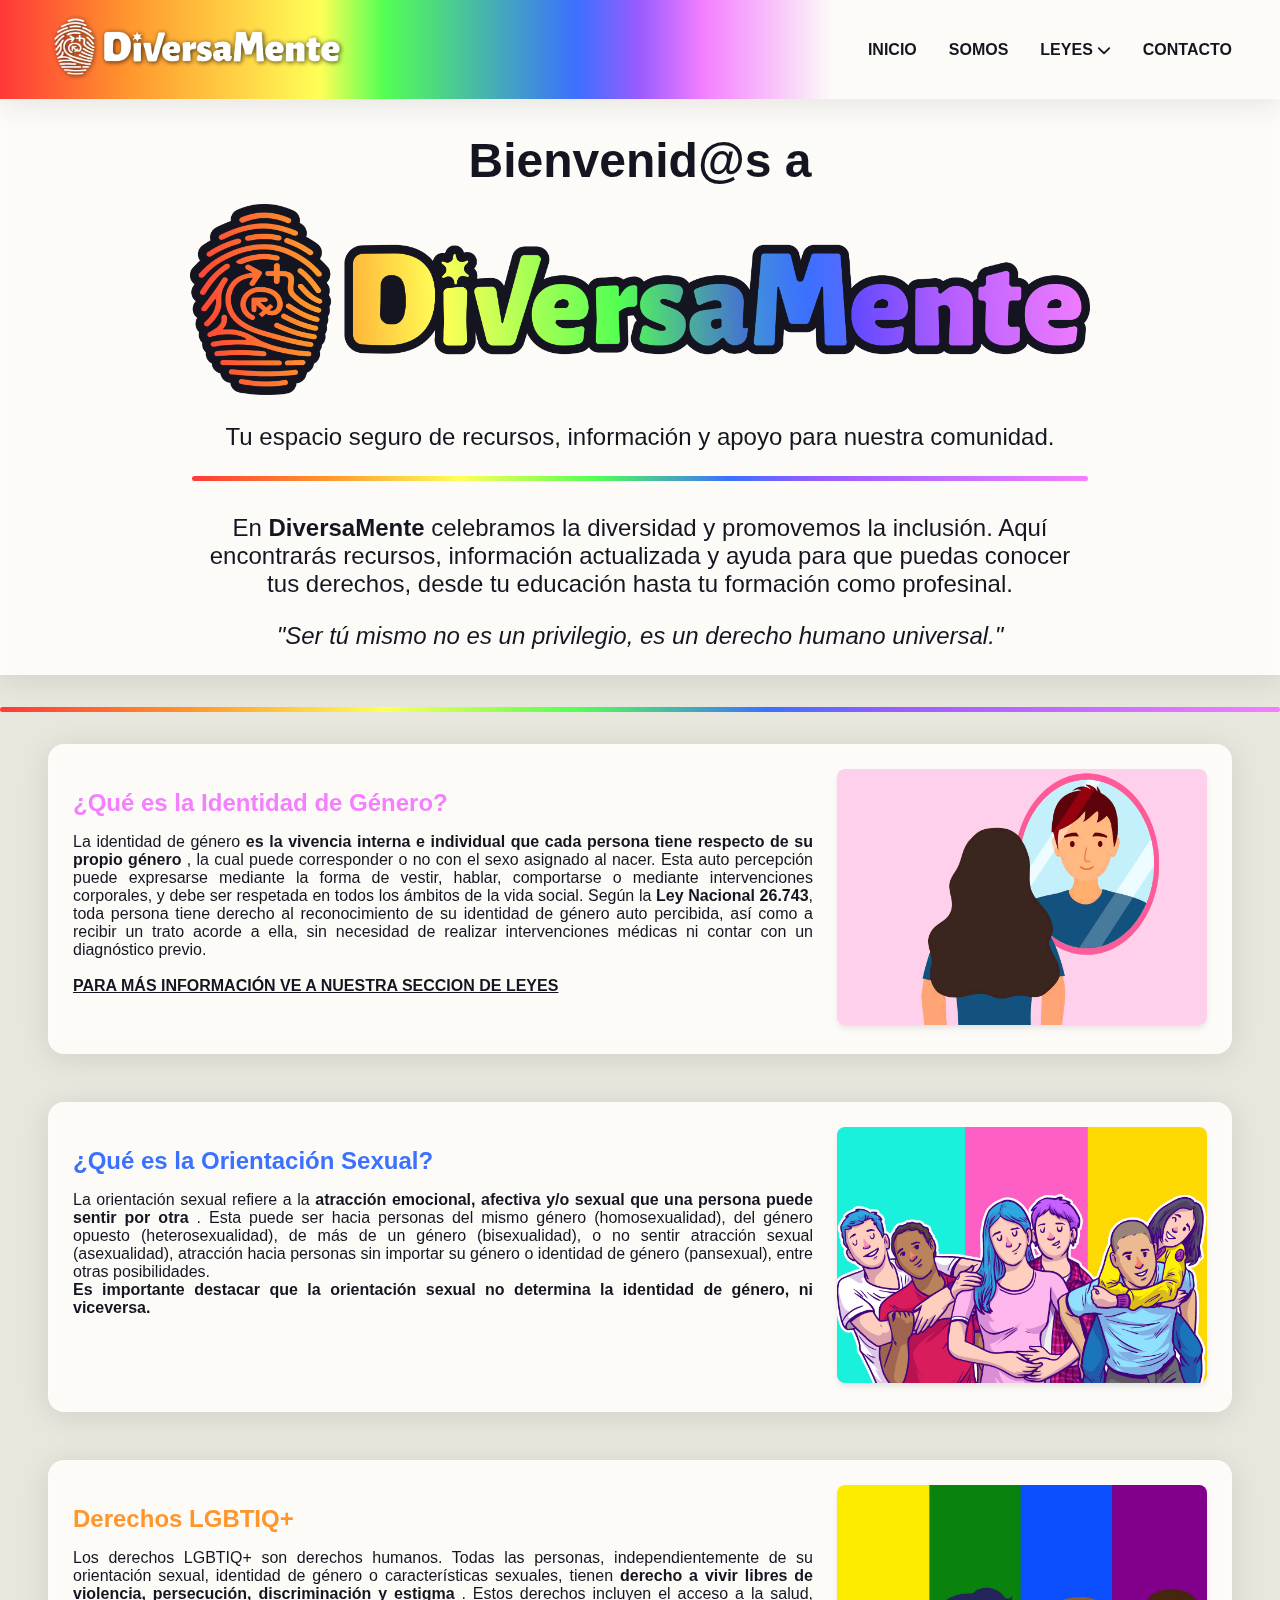
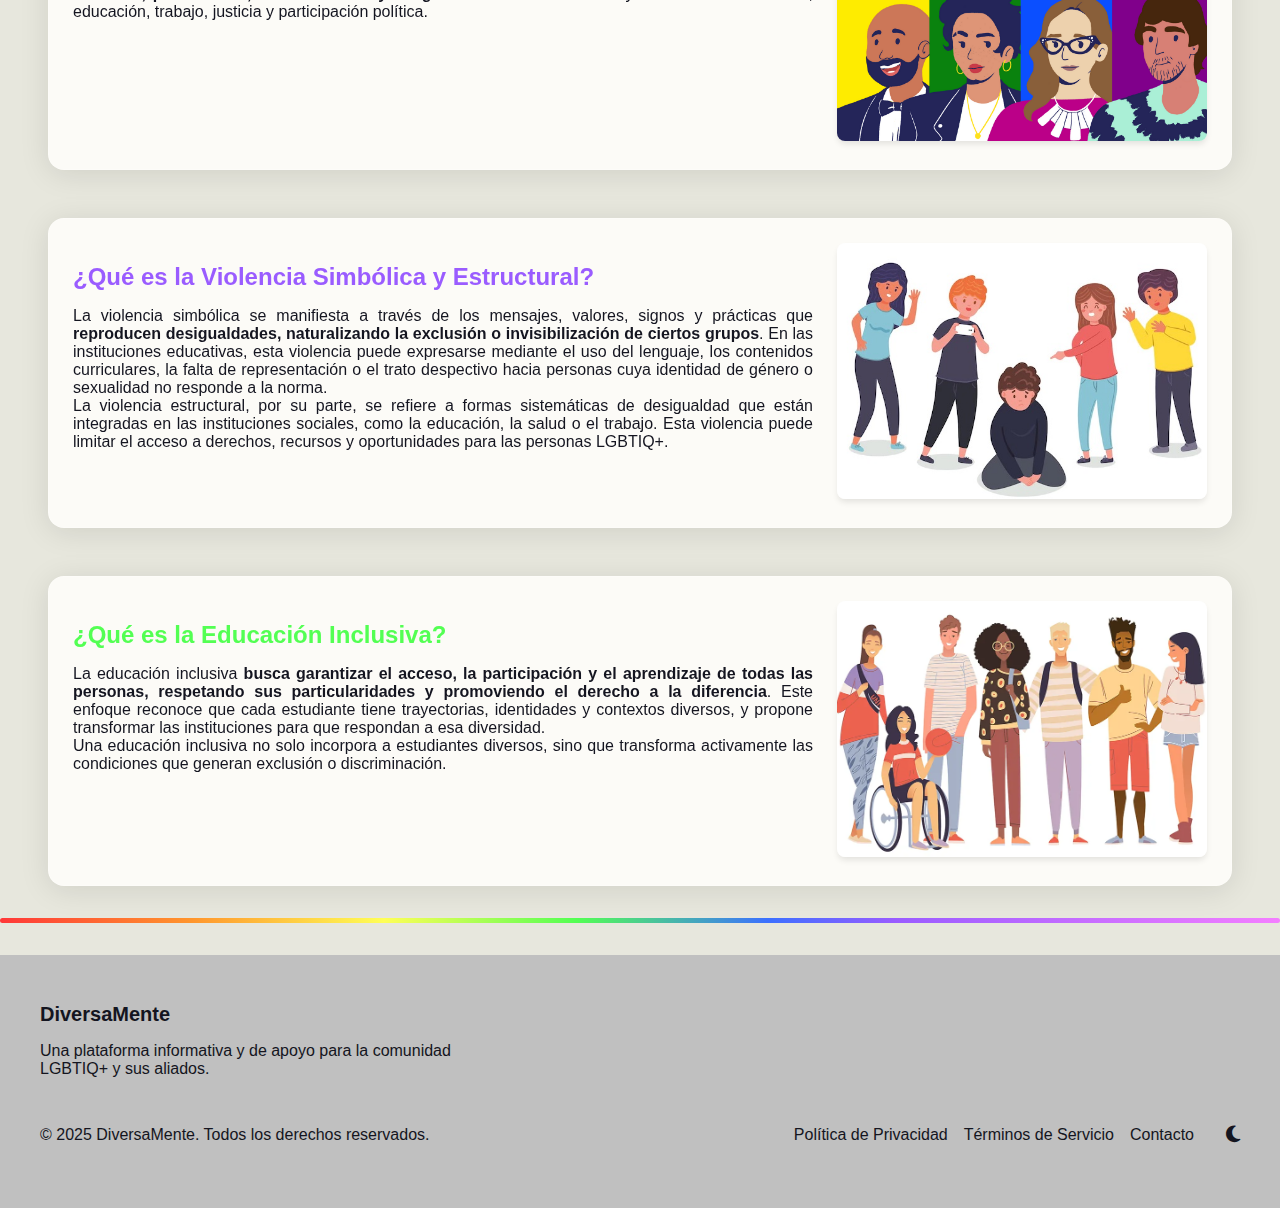
<file: index.html>
<!DOCTYPE html>
<html lang="es">
<head>
    <meta charset="UTF-8">
    <meta name="viewport" content="width=device-width, initial-scale=1.0">
    <title>DiversaMente</title>
    <link rel="icon" href="img/ISO.ico" type="image/x-icon">
    <link rel="stylesheet" type="text/css" href="style/style.css">
    <link rel="stylesheet" type="text/css" href="style/stylemedia.css">
    <link rel="preconnect" href="https://fonts.googleapis.com">
    <link rel="preconnect" href="https://fonts.gstatic.com" crossorigin>
    <link href="https://fonts.googleapis.com/css2?family=Alegreya+Sans:ital,wght@0,100;0,300;0,400;0,500;0,700;0,800;0,900;1,100;1,300;1,400;1,500;1,700;1,800;1,900&display=swap" rel="stylesheet">
    <link rel="stylesheet" href="https://cdnjs.cloudflare.com/ajax/libs/font-awesome/6.4.2/css/all.min.css">
</head>
<body>
<!-- Navbar -->
<nav class="navbar">
    <!-- Logo -->
    <div class="navbar-logo">
        <a href="index.html">
        <img src="img/isologotipo.png" alt="isologotipo" class="isologotype">
        </a>
    </div>
    
    <!-- Navigation Links (Desktop) -->
    <div class="navbar-links">
        <a href="index.html" class="nav-link">INICIO</a>
        <a href="somos.html" class="nav-link">SOMOS</a>
        
        <!-- Dropdown Menu -->
        <div class="dropdown">
            <button class="nav-link">
                LEYES <i class="fas fa-chevron-down dropdown-icon"></i>
            </button>
            <div class="dropdown-menu">
                <a href="leyidentidad.html">Ley 26.743 de Identidad de Género</a>
                <a href="leyeducar.html">Ley 27.234 "Educar en Igualdad"</a>
                <a href="leyeducacion.html">Ley 26.206 de Educación Nacional</a>
            </div>
        </div>
        
        <a href="contacto.html" class="nav-link">CONTACTO</a>
    </div>
    
    <!-- Mobile Menu Button -->
    <button class="mobile-menu-button" id="mobileMenuBtn">
        <i class="fas fa-bars"></i>
    </button>
</nav>

<script src="java.js"></script>

<!-- Mobile Menu -->
<div class="menu-overlay" id="menuOverlay"></div>
<div class="mobile-menu" id="mobileMenu">
    <div class="mobile-menu-links">
        <a href="index.html" class="mobile-nav-link">INICIO</a>
        <a href="somos.html" class="mobile-nav-link">SOMOS</a>
        
        <div class="mobile-dropdown" id="mobileDropdown">
            <button class="mobile-dropdown-button" id="mobileDropdownBtn">
                LEYES <i class="fas fa-chevron-down"></i>
            </button>
            <div class="mobile-dropdown-content">
                <a href="leyidentidad.html" class="mobile-dropdown-link">Ley 26.743 de Identidad de Género</a>
                <a href="leyeducar.html" class="mobile-dropdown-link">Ley 27.234 "Educar en Igualdad"</a>
                <a href="leyeducacion.html" class="mobile-dropdown-link">Ley 26.206 de Educación Nacional</a>
            </div>
        </div>
        
        <a href="contacto.html" class="mobile-nav-link">CONTACTO</a>
    </div>
</div>

<!-- bienvenida -->
<div class="welcome-section">
    <div class="welcome-container">
        <!-- Título Principal -->
        <h1 class="welcome-title">
            Bienvenid@s a
        </h1>
            
            <!-- Logo de presentación -->
            <img src="img/logo-presentacion.png" alt="isologotipo" class="welcome-logo">
            
        <!-- Subtítulo -->
        <h2 class="welcome-subtitle">
            Tu espacio seguro de recursos, información y apoyo para nuestra comunidad.
        </h2>
        
        <!-- Divisor Arcoíris -->
        <div class="rainbow-divider pad"></div>
        
        <!-- Mensaje de Bienvenida -->
        <div class="welcome-content">
            <p>
                En <b>DiversaMente</b> celebramos la diversidad y promovemos la inclusión. 
                Aquí encontrarás recursos, información actualizada y ayuda para que puedas conocer tus
                derechos, desde tu educación hasta tu formación como profesinal.
            </p>
            <p class="highlight">
                <em>"Ser tú mismo no es un privilegio, es un derecho humano universal."</em>
            </p>
        </div>
    </div>
</div>

<!-- Rainbow Divider -->
<div class="rainbow-divider"></div>

<!-- Cards Section -->
<div class="cards-section">
    <div class="cards-container">
        <!-- Card 1 -->
        <div class="card">
            <div class="card-content">
                <h2 class="card-title" style="color: var(--rose);">¿Qué es la Identidad de Género?</h2>
                <p class="card-text">La identidad de género <strong> es la vivencia interna e individual que cada persona tiene respecto de su propio género </strong>,
                    la cual puede corresponder o no con el sexo asignado al nacer. Esta auto percepción puede expresarse mediante la forma de vestir,
                    hablar, comportarse o mediante intervenciones corporales, y debe ser respetada en todos los ámbitos de la vida social.
                    Según la <strong>Ley Nacional 26.743</strong>, toda persona tiene derecho al reconocimiento de su identidad de género auto percibida,
                    así como a recibir un trato acorde a ella, sin necesidad de realizar intervenciones médicas ni contar con un diagnóstico previo.
                    <br><br> <strong><u> PARA MÁS INFORMACIÓN VE A NUESTRA SECCION DE LEYES </u></strong>
                </p>
            </div>
            <div class="card-image-container">
                <img src="img/identidad.png" alt="Identidad" class="card-image">
            </div>
        </div>
        
        <!-- Card 2 -->
        <div class="card">
            <div class="card-content">
                <h2 class="card-title" style="color: var(--blue);">¿Qué es la Orientación Sexual?</h2>
                <p class="card-text">La orientación sexual refiere a la <strong> atracción emocional, afectiva y/o sexual que una persona puede sentir por otra </strong>. Esta puede ser
                    hacia personas del mismo género (homosexualidad), del género opuesto (heterosexualidad), de más de un género (bisexualidad), o no
                    sentir atracción sexual (asexualidad), atracción hacia personas sin importar su género o identidad de género (pansexual), entre otras posibilidades.
                    <br><strong>Es importante destacar que la orientación sexual no determina la identidad de género, ni viceversa.</strong>
                </p>
            </div>
            <div class="card-image-container">
                <img src="img/orientacion.jpg" alt="Identidad de Género" class="card-image">
            </div>
        </div>
        
        <!-- Card 3 -->
        <div class="card">
            <div class="card-content">
                <h2 class="card-title" style="color: var(--orange);">Derechos LGBTIQ+</h2>
                <p class="card-text">Los derechos LGBTIQ+ son derechos humanos. Todas las personas, independientemente de su orientación sexual, 
                    identidad de género o características sexuales, tienen <strong> derecho a vivir libres de violencia, persecución, discriminación y estigma </strong>. 
                    Estos derechos incluyen el acceso a la salud, educación, trabajo, justicia y participación política.
                </p>
            </div>
            <div class="card-image-container">
                <img src="img/derechos.png" alt="Derechos LGBTQI+" class="card-image">
            </div>
        </div>
        
        <!-- Card 4 -->
        <div class="card">
            <div class="card-content">
                <h2 class="card-title" style="color: var(--violet);">¿Qué es la Violencia Simbólica y Estructural?</h2>
                <p class="card-text">La violencia simbólica se manifiesta a través de los mensajes, valores, signos y prácticas que <strong> reproducen desigualdades, naturalizando
                    la exclusión o invisibilización de ciertos grupos</strong>. En las instituciones educativas, esta violencia puede expresarse mediante el uso del lenguaje,
                    los contenidos curriculares, la falta de representación o el trato despectivo hacia personas cuya identidad de género o sexualidad no responde a la norma. <br>
                    La violencia estructural, por su parte, se refiere a formas sistemáticas de desigualdad que están integradas en las instituciones sociales, como la
                    educación, la salud o el trabajo. Esta violencia puede limitar el acceso a derechos, recursos y oportunidades para las personas LGBTIQ+.
                </p>
            </div>
            <div class="card-image-container">
                <img src="img/bulling.jpg" alt="Salud Integral" class="card-image">
            </div>
        </div>
        
        <!-- Card 5 -->
        <div class="card">
            <div class="card-content">
                <h2 class="card-title" style="color: var(--green)">¿Qué es la Educación Inclusiva?</h2>
                <p class="card-text">La educación inclusiva <strong> busca garantizar el acceso, la participación y el aprendizaje de todas las personas, respetando sus particularidades y
                    promoviendo el derecho a la diferencia</strong>. Este enfoque reconoce que cada estudiante tiene trayectorias, identidades y contextos diversos, y propone
                    transformar las instituciones para que respondan a esa diversidad. <br>
                    Una educación inclusiva no solo incorpora a estudiantes diversos, sino que transforma activamente las condiciones que generan exclusión o discriminación.
                </p>
            </div>
            <div class="card-image-container">
                <img src="img/inclusivo.webp" alt="Cultura y Arte" class="card-image">
            </div>
        </div>
    </div>
</div>

<!-- Rainbow Divider -->
<div class="rainbow-divider"></div>

<!-- Footer -->
<footer class="footer">
    <div class="footer-container">
        <div class="footer-main">
            <div class="footer-brand">
                <div class="footer-logo">
                    <span class="footer-brand-name">DiversaMente</span>
                </div>
                <p class="footer-description">Una plataforma informativa y de apoyo para la comunidad LGBTIQ+ y sus aliados.</p>
            </div>
        </div>
        
        <div class="footer-bottom">
            <p>© 2025 DiversaMente. Todos los derechos reservados.</p>
            <div class="footer-links">
                <a href="#">Política de Privacidad</a>
                <a href="#">Términos de Servicio</a>
                <a href="#">Contacto</a>
                <!-- Theme Toggle Button -->
                <button class="theme-toggle" id="themeToggle">
                    <i class="fas fa-moon" id="themeIcon"></i>
                </button>
            </div>
        </div>
    </div>
</footer>
</body>
</html>
</file>
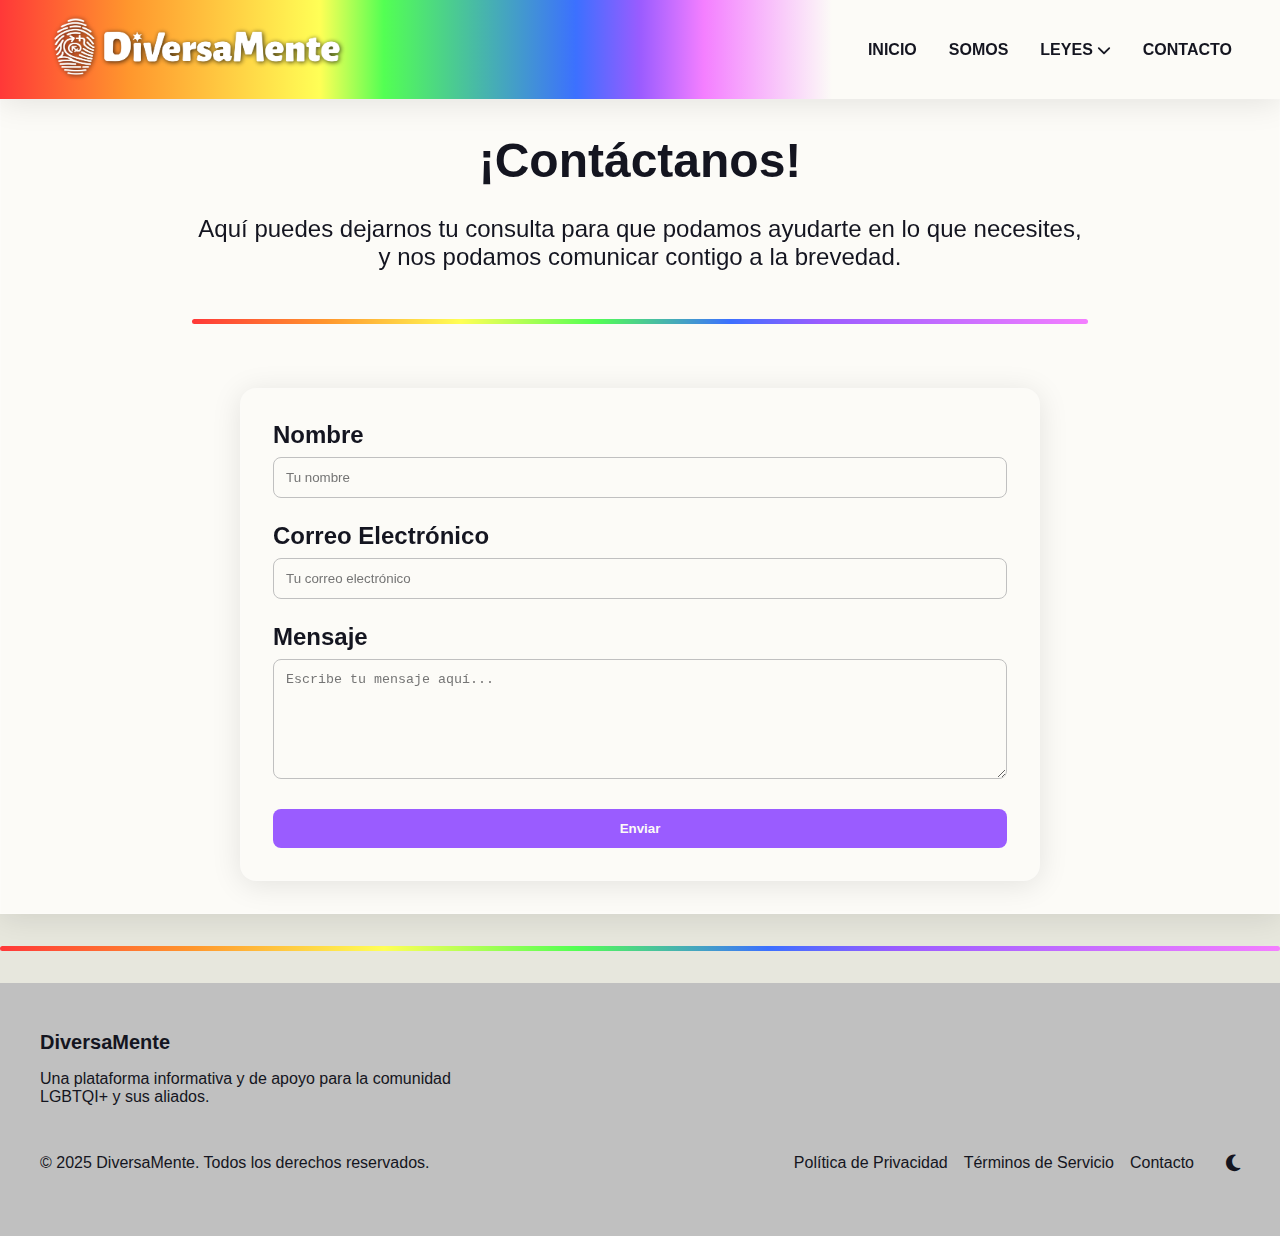
<file: contacto.html>
<!DOCTYPE html>
<html lang="es">
<head>
    <meta charset="UTF-8">
    <meta name="viewport" content="width=device-width, initial-scale=1.0">
    <title>DiversaMente</title>
    <link rel="icon" href="img/ISO.ico" type="image/x-icon">
    <link rel="stylesheet" type="text/css" href="style/style.css">
    <link rel="stylesheet" type="text/css" href="style/stylemedia.css">
    <link rel="preconnect" href="https://fonts.googleapis.com">
    <link rel="preconnect" href="https://fonts.gstatic.com" crossorigin>
    <link href="https://fonts.googleapis.com/css2?family=Alegreya+Sans:ital,wght@0,100;0,300;0,400;0,500;0,700;0,800;0,900;1,100;1,300;1,400;1,500;1,700;1,800;1,900&display=swap" rel="stylesheet">
    <link rel="stylesheet" href="https://cdnjs.cloudflare.com/ajax/libs/font-awesome/6.4.2/css/all.min.css">
</head>
<body>
<!-- Navbar -->
<nav class="navbar">
    <!-- Logo -->
    <div class="navbar-logo">
        <a href="index.html">
        <img src="img/isologotipo.png" alt="isologotipo" class="isologotype">
        </a>
    </div>
    
    <!-- Navigation Links (Desktop) -->
    <div class="navbar-links">
        <a href="index.html" class="nav-link">INICIO</a>
        <a href="somos.html" class="nav-link">SOMOS</a>
        
        <!-- Dropdown Menu -->
        <div class="dropdown">
            <button class="nav-link">
                LEYES <i class="fas fa-chevron-down dropdown-icon"></i>
            </button>
            <div class="dropdown-menu">
                <a href="leyidentidad.html">Ley 26.743 de Identidad de Género</a>
                <a href="leyeducar.html">Ley 27.234 "Educar en Igualdad"</a>
                <a href="leyeducacion.html">Ley 26.206 de Educación Nacional</a>
            </div>
        </div>
        
        <a href="contacto.html" class="nav-link">CONTACTO</a>
    </div>
    
    <!-- Mobile Menu Button -->
    <button class="mobile-menu-button" id="mobileMenuBtn">
        <i class="fas fa-bars"></i>
    </button>
</nav>

<script src="java.js"></script>

<!-- Mobile Menu -->
<div class="menu-overlay" id="menuOverlay"></div>
<div class="mobile-menu" id="mobileMenu">
    <div class="mobile-menu-links">
        <a href="index.html" class="mobile-nav-link">INICIO</a>
        <a href="somos.html" class="mobile-nav-link">SOMOS</a>
        
        <div class="mobile-dropdown" id="mobileDropdown">
            <button class="mobile-dropdown-button" id="mobileDropdownBtn">
                LEYES <i class="fas fa-chevron-down"></i>
            </button>
            <div class="mobile-dropdown-content">
                <a href="leyidentidad.html" class="mobile-dropdown-link">Ley 26.743 de Identidad de Género</a>
                <a href="leyeducar.html" class="mobile-dropdown-link">Ley 27.234 "Educar en Igualdad"</a>
                <a href="leyeducacion.html" class="mobile-dropdown-link">Ley 26.206 de Educación Nacional</a>
            </div>
        </div>
        
        <a href="contacto.html" class="mobile-nav-link">CONTACTO</a>
    </div>
</div>

<!-- Sección Contacto -->
<div class="welcome-section">
    <div class="welcome-container">
        <!-- Título Principal -->
        <h1 class="welcome-title">
            ¡Contáctanos!
        </h1>
        
        <!-- Subtítulo -->
        <h2 class="welcome-subtitle">
            Aquí puedes dejarnos tu consulta para que podamos ayudarte en lo que necesites, y nos podamos comunicar contigo a la brevedad.
        </h2>
        
        <!-- Divisor Arcoíris -->
        <div class="rainbow-divider"></div>
        
        <!-- Formulario de Contacto -->
        <div class="form-container">
            <form action="#" method="POST">
                <div class="form-group">
                    <label for="name" class="form-label">Nombre</label>
                    <input type="text" id="name" name="name" required class="form-input" placeholder="Tu nombre">
                </div>
                <div class="form-group">
                    <label for="email" class="form-label">Correo Electrónico</label>
                    <input type="email" id="email" name="email" required class="form-input" placeholder="Tu correo electrónico">
                </div>
                <div class="form-group">
                    <label for="message" class="form-label">Mensaje</label>
                    <textarea id="message" name="message" required class="form-textarea" rows="4" placeholder="Escribe tu mensaje aquí..."></textarea>
                </div>
                <button type="submit" class="form-button">Enviar</button>
            </form>
        </div>
    </div>
</div>

<!-- Rainbow Divider -->
<div class="rainbow-divider"></div>

<!-- Footer -->
<footer class="footer">
    <div class="footer-container">
        <div class="footer-main">
            <div class="footer-brand">
                <div class="footer-logo">
                    <span class="footer-brand-name">DiversaMente</span>
                </div>
                <p class="footer-description">Una plataforma informativa y de apoyo para la comunidad LGBTQI+ y sus aliados.</p>
            </div>
        </div>
        
        <div class="footer-bottom">
            <p>© 2025 DiversaMente. Todos los derechos reservados.</p>
            <div class="footer-links">
                <a href="#">Política de Privacidad</a>
                <a href="#">Términos de Servicio</a>
                <a href="#">Contacto</a>
                <!-- Theme Toggle Button -->
                <button class="theme-toggle" id="themeToggle">
                    <i class="fas fa-moon" id="themeIcon"></i>
                </button>
            </div>
        </div>
    </div>
</footer>
</body>
</html>
</file>
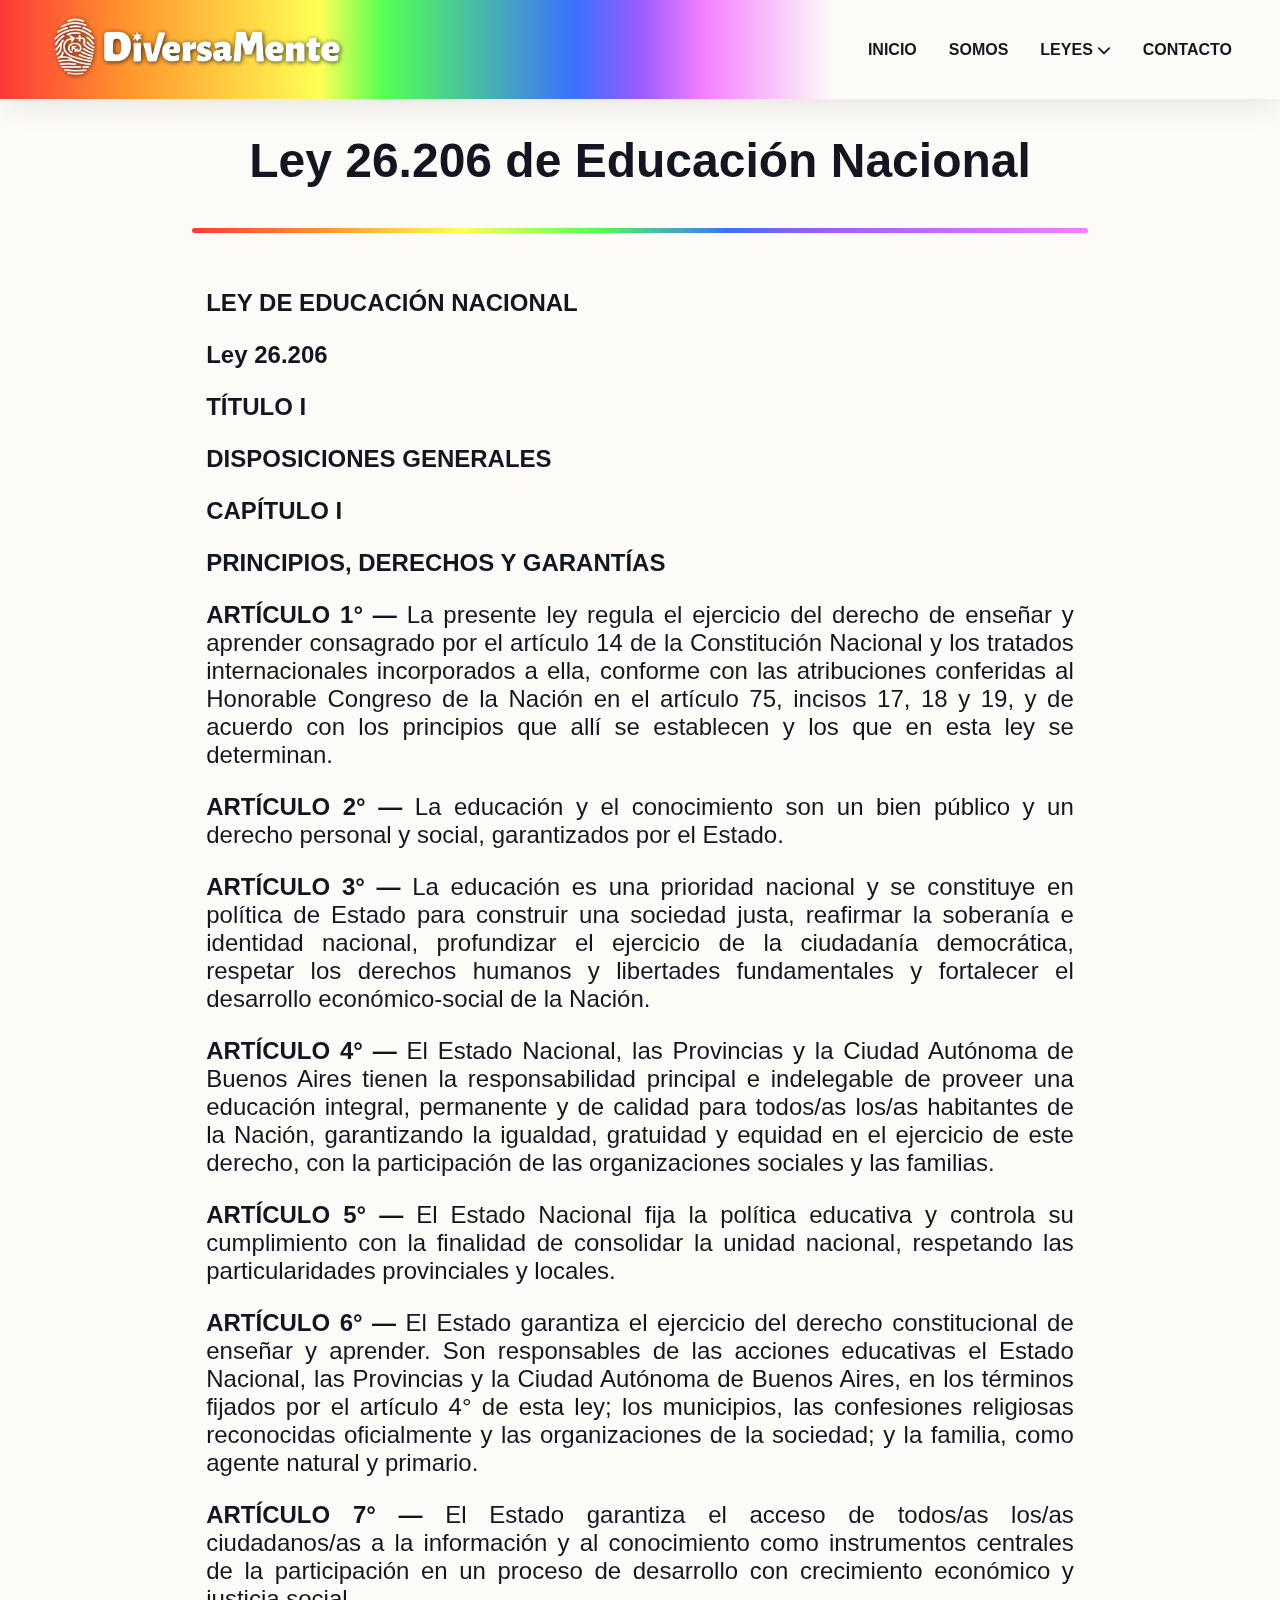
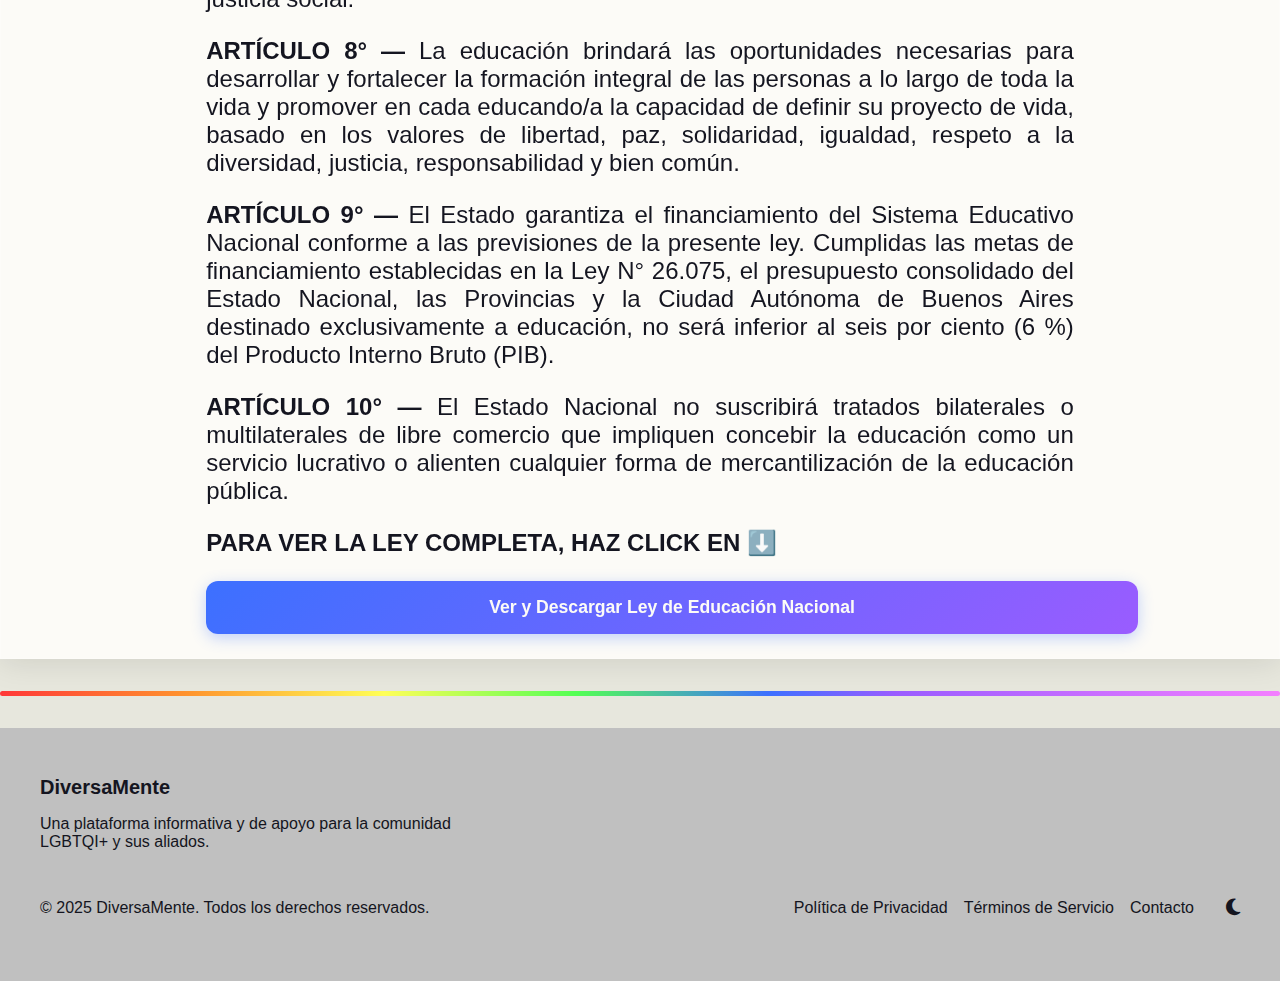
<file: leyeducacion.html>
<!DOCTYPE html>
<html lang="es">
<head>
    <meta charset="UTF-8">
    <meta name="viewport" content="width=device-width, initial-scale=1.0">
    <title>DiversaMente</title>
    <link rel="icon" href="img/ISO.ico" type="image/x-icon">
    <link rel="stylesheet" type="text/css" href="style/style.css">
    <link rel="stylesheet" type="text/css" href="style/stylemedia.css">
    <link rel="preconnect" href="https://fonts.googleapis.com">
    <link rel="preconnect" href="https://fonts.gstatic.com" crossorigin>
    <link href="https://fonts.googleapis.com/css2?family=Alegreya+Sans:ital,wght@0,100;0,300;0,400;0,500;0,700;0,800;0,900;1,100;1,300;1,400;1,500;1,700;1,800;1,900&display=swap" rel="stylesheet">
    <link rel="stylesheet" href="https://cdnjs.cloudflare.com/ajax/libs/font-awesome/6.4.2/css/all.min.css">
</head>
<body>
<!-- Navbar -->
<nav class="navbar">
    <!-- Logo -->
    <div class="navbar-logo">
        <a href="index.html">
        <img src="img/isologotipo.png" alt="isologotipo" class="isologotype">
        </a>
    </div>
    
    <!-- Navigation Links (Desktop) -->
    <div class="navbar-links">
        <a href="index.html" class="nav-link">INICIO</a>
        <a href="somos.html" class="nav-link">SOMOS</a>
        
        <!-- Dropdown Menu -->
        <div class="dropdown">
            <button class="nav-link">
                LEYES <i class="fas fa-chevron-down dropdown-icon"></i>
            </button>
            <div class="dropdown-menu">
                <a href="leyidentidad.html">Ley 26.743 de Identidad de Género</a>
                <a href="leyeducar.html">Ley 27.234 "Educar en Igualdad"</a>
                <a href="leyeducacion.html">Ley 26.206 de Educación Nacional</a>
            </div>
        </div>
        
        <a href="contacto.html" class="nav-link">CONTACTO</a>
    </div>
    
    <!-- Mobile Menu Button -->
    <button class="mobile-menu-button" id="mobileMenuBtn">
        <i class="fas fa-bars"></i>
    </button>
</nav>

<script src="java.js"></script>

<!-- Mobile Menu -->
<div class="menu-overlay" id="menuOverlay"></div>
<div class="mobile-menu" id="mobileMenu">
    <div class="mobile-menu-links">
        <a href="index.html" class="mobile-nav-link">INICIO</a>
        <a href="somos.html" class="mobile-nav-link">SOMOS</a>
        
        <div class="mobile-dropdown" id="mobileDropdown">
            <button class="mobile-dropdown-button" id="mobileDropdownBtn">
                LEYES <i class="fas fa-chevron-down"></i>
            </button>
            <div class="mobile-dropdown-content">
                <a href="leyidentidad.html" class="mobile-dropdown-link">Ley 26.743 de Identidad de Género</a>
                <a href="leyeducar.html" class="mobile-dropdown-link">Ley 27.234 "Educar en Igualdad"</a>
                <a href="leyeducacion.html" class="mobile-dropdown-link">Ley 26.206 de Educación Nacional</a>
            </div>
        </div>
        
        <a href="contacto.html" class="mobile-nav-link">CONTACTO</a>
    </div>
</div>

<!-- Sección Ley -->
<div class="welcome-section">
    <div class="welcome-container">
        <!-- Título Principal -->
        <h1 class="welcome-title">
            Ley 26.206 de Educación Nacional
        </h1>
        
        <!-- Divisor Arcoíris -->
        <div class="rainbow-divider"></div>
        
        <!-- Contenido de la Ley -->
        <div class="welcome-content-justified">
            <article>
                <div>
                    <p><strong>LEY DE EDUCACIÓN NACIONAL</strong></p>
                    <p><strong>Ley 26.206</strong></p>
                    
                    <p><strong>TÍTULO I</strong></p>
                    <p><strong>DISPOSICIONES GENERALES</strong></p>
                    
                    <p><strong>CAPÍTULO I</strong></p>
                    <p><strong>PRINCIPIOS, DERECHOS Y GARANTÍAS</strong></p>
                    
                    <p><strong>ARTÍCULO 1° —</strong> La presente ley regula el ejercicio del derecho de enseñar y aprender consagrado por el artículo 14 de la Constitución Nacional y los tratados internacionales incorporados a ella, conforme con las atribuciones conferidas al Honorable Congreso de la Nación en el artículo 75, incisos 17, 18 y 19, y de acuerdo con los principios que allí se establecen y los que en esta ley se determinan.</p>
                    
                    <p><strong>ARTÍCULO 2° —</strong> La educación y el conocimiento son un bien público y un derecho personal y social, garantizados por el Estado.</p>
                    
                    <p><strong>ARTÍCULO 3° —</strong> La educación es una prioridad nacional y se constituye en política de Estado para construir una sociedad justa, reafirmar la soberanía e identidad nacional, profundizar el ejercicio de la ciudadanía democrática, respetar los derechos humanos y libertades fundamentales y fortalecer el desarrollo económico-social de la Nación.</p>
                    
                    <p><strong>ARTÍCULO 4° —</strong> El Estado Nacional, las Provincias y la Ciudad Autónoma de Buenos Aires tienen la responsabilidad principal e indelegable de proveer una educación integral, permanente y de calidad para todos/as los/as habitantes de la Nación, garantizando la igualdad, gratuidad y equidad en el ejercicio de este derecho, con la participación de las organizaciones sociales y las familias.</p>
                    
                    <p><strong>ARTÍCULO 5° —</strong> El Estado Nacional fija la política educativa y controla su cumplimiento con la finalidad de consolidar la unidad nacional, respetando las particularidades provinciales y locales.</p>
                    
                    <p><strong>ARTÍCULO 6° —</strong> El Estado garantiza el ejercicio del derecho constitucional de enseñar y aprender. Son responsables de las acciones educativas el Estado Nacional, las Provincias y la Ciudad Autónoma de Buenos Aires, en los términos fijados por el artículo 4° de esta ley; los municipios, las confesiones religiosas reconocidas oficialmente y las organizaciones de la sociedad; y la familia, como agente natural y primario.</p>
                    
                    <p><strong>ARTÍCULO 7° —</strong> El Estado garantiza el acceso de todos/as los/as ciudadanos/as a la información y al conocimiento como instrumentos centrales de la participación en un proceso de desarrollo con crecimiento económico y justicia social.</p>
                    
                    <p><strong>ARTÍCULO 8° —</strong> La educación brindará las oportunidades necesarias para desarrollar y fortalecer la formación integral de las personas a lo largo de toda la vida y promover en cada educando/a la capacidad de definir su proyecto de vida, basado en los valores de libertad, paz, solidaridad, igualdad, respeto a la diversidad, justicia, responsabilidad y bien común.</p>
                    
                    <p><strong>ARTÍCULO 9° —</strong> El Estado garantiza el financiamiento del Sistema Educativo Nacional conforme a las previsiones de la presente ley. Cumplidas las metas de financiamiento establecidas en la Ley N° 26.075, el presupuesto consolidado del Estado Nacional, las Provincias y la Ciudad Autónoma de Buenos Aires destinado exclusivamente a educación, no será inferior al seis por ciento (6 %) del Producto Interno Bruto (PIB).</p>
                    
                    <p><strong>ARTÍCULO 10° —</strong> El Estado Nacional no suscribirá tratados bilaterales o multilaterales de libre comercio que impliquen concebir la educación como un servicio lucrativo o alienten cualquier forma de mercantilización de la educación pública.</p>
                    
                    <p><strong>PARA VER LA LEY COMPLETA, HAZ CLICK EN ⬇️</strong></p>
                    
                    <p>
                        <a href="https://backend.educ.ar/refactor_resource/get-attachment/48275?disposition=inline" class="btn-enlace" target="_blank">Ver y Descargar Ley de Educación Nacional</a>
                    </p>
                </div>
            </article>
        </div>
    </div>
</div>

<!-- Rainbow Divider -->
<div class="rainbow-divider"></div>

<!-- Footer -->
<footer class="footer">
    <div class="footer-container">
        <div class="footer-main">
            <div class="footer-brand">
                <div class="footer-logo">
                    <span class="footer-brand-name">DiversaMente</span>
                </div>
                <p class="footer-description">Una plataforma informativa y de apoyo para la comunidad LGBTQI+ y sus aliados.</p>
            </div>
        </div>
        
        <div class="footer-bottom">
            <p>© 2025 DiversaMente. Todos los derechos reservados.</p>
            <div class="footer-links">
                <a href="#">Política de Privacidad</a>
                <a href="#">Términos de Servicio</a>
                <a href="#">Contacto</a>
                <!-- Theme Toggle Button -->
                <button class="theme-toggle" id="themeToggle">
                    <i class="fas fa-moon" id="themeIcon"></i>
                </button>
            </div>
        </div>
    </div>
</footer>
</body>
</html>
</file>
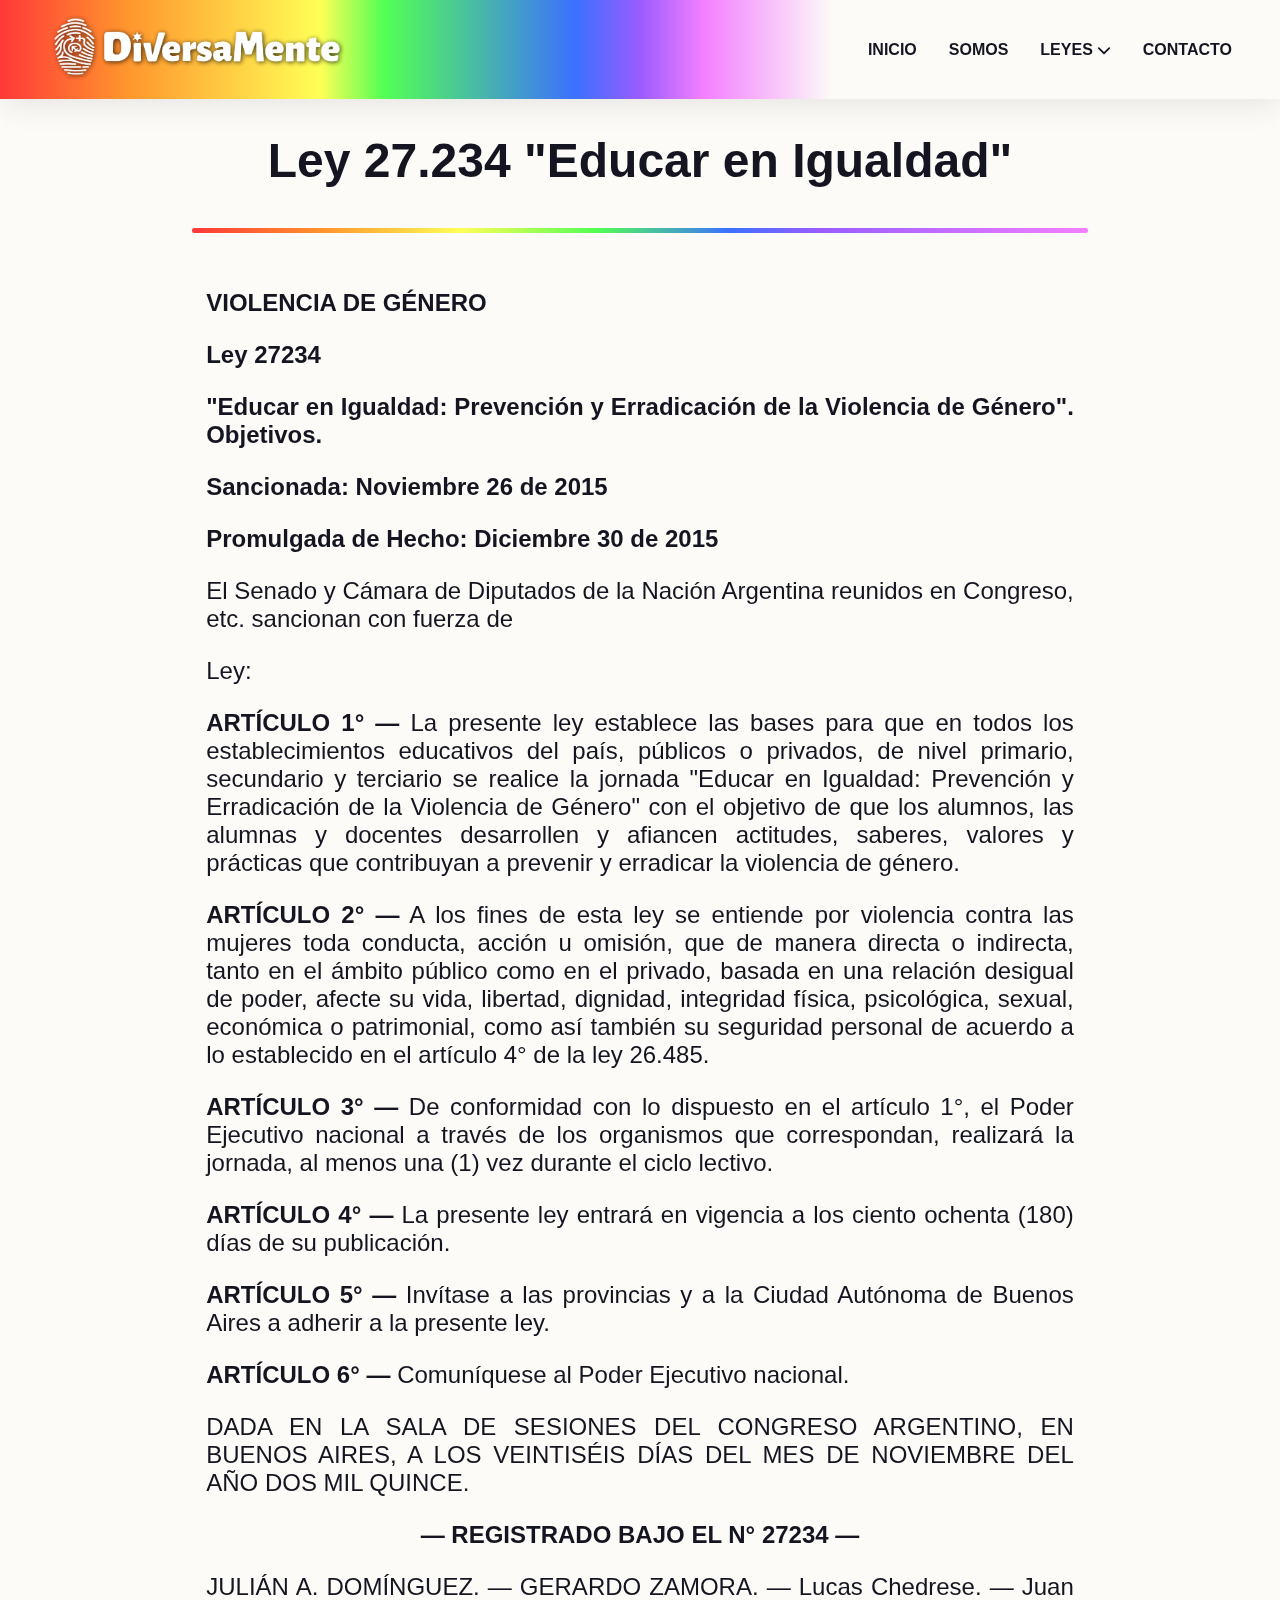
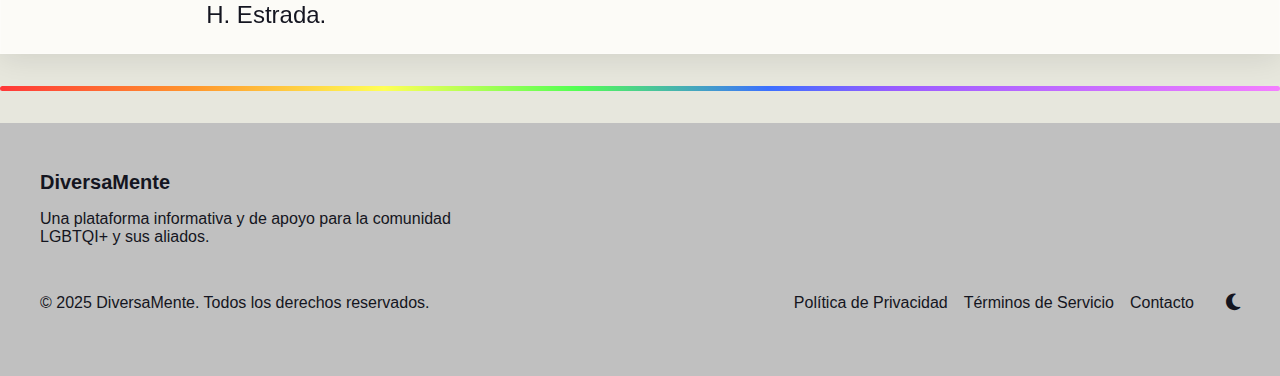
<file: leyeducar.html>
<!DOCTYPE html>
<html lang="es">
<head>
    <meta charset="UTF-8">
    <meta name="viewport" content="width=device-width, initial-scale=1.0">
    <title>DiversaMente</title>
    <link rel="icon" href="img/ISO.ico" type="image/x-icon">
    <link rel="stylesheet" type="text/css" href="style/style.css">
    <link rel="stylesheet" type="text/css" href="style/stylemedia.css">
    <link rel="preconnect" href="https://fonts.googleapis.com">
    <link rel="preconnect" href="https://fonts.gstatic.com" crossorigin>
    <link href="https://fonts.googleapis.com/css2?family=Alegreya+Sans:ital,wght@0,100;0,300;0,400;0,500;0,700;0,800;0,900;1,100;1,300;1,400;1,500;1,700;1,800;1,900&display=swap" rel="stylesheet">
    <link rel="stylesheet" href="https://cdnjs.cloudflare.com/ajax/libs/font-awesome/6.4.2/css/all.min.css">
</head>
<body>
<!-- Navbar -->
<nav class="navbar">
    <!-- Logo -->
    <div class="navbar-logo">
        <a href="index.html">
        <img src="img/isologotipo.png" alt="isologotipo" class="isologotype">
        </a>
    </div>
    
    <!-- Navigation Links (Desktop) -->
    <div class="navbar-links">
        <a href="index.html" class="nav-link">INICIO</a>
        <a href="somos.html" class="nav-link">SOMOS</a>
        
        <!-- Dropdown Menu -->
        <div class="dropdown">
            <button class="nav-link">
                LEYES <i class="fas fa-chevron-down dropdown-icon"></i>
            </button>
            <div class="dropdown-menu">
                <a href="leyidentidad.html">Ley 26.743 de Identidad de Género</a>
                <a href="leyeducar.html">Ley 27.234 "Educar en Igualdad"</a>
                <a href="leyeducacion.html">Ley 26.206 de Educación Nacional</a>
            </div>
        </div>
        
        <a href="contacto.html" class="nav-link">CONTACTO</a>
    </div>
    
    <!-- Mobile Menu Button -->
    <button class="mobile-menu-button" id="mobileMenuBtn">
        <i class="fas fa-bars"></i>
    </button>
</nav>

<script src="java.js"></script>

<!-- Mobile Menu -->
<div class="menu-overlay" id="menuOverlay"></div>
<div class="mobile-menu" id="mobileMenu">
    <div class="mobile-menu-links">
        <a href="index.html" class="mobile-nav-link">INICIO</a>
        <a href="somos.html" class="mobile-nav-link">SOMOS</a>
        
        <div class="mobile-dropdown" id="mobileDropdown">
            <button class="mobile-dropdown-button" id="mobileDropdownBtn">
                LEYES <i class="fas fa-chevron-down"></i>
            </button>
            <div class="mobile-dropdown-content">
                <a href="leyidentidad.html" class="mobile-dropdown-link">Ley 26.743 de Identidad de Género</a>
                <a href="leyeducar.html" class="mobile-dropdown-link">Ley 27.234 "Educar en Igualdad"</a>
                <a href="leyeducacion.html" class="mobile-dropdown-link">Ley 26.206 de Educación Nacional</a>
            </div>
        </div>
        
        <a href="contacto.html" class="mobile-nav-link">CONTACTO</a>
    </div>
</div>

<!-- Sección Ley -->
<div class="welcome-section">
    <div class="welcome-container">
        <!-- Título Principal -->
        <h1 class="welcome-title">
            Ley 27.234 "Educar en Igualdad"
        </h1>
        
        <!-- Divisor Arcoíris -->
        <div class="rainbow-divider"></div>
        
        <!-- Contenido de la Ley -->
        <div class="welcome-content-justified">
            <article>
                <div>
                    <p><strong>VIOLENCIA DE GÉNERO</strong></p>
                    <p><strong>Ley 27234</strong></p>
                    <p><strong>"Educar en Igualdad: Prevención y Erradicación de la Violencia de Género". Objetivos.</strong></p>
                    <p><strong>Sancionada: Noviembre 26 de 2015</strong></p>
                    <p><strong>Promulgada de Hecho: Diciembre 30 de 2015</strong></p>
                    
                    <p>El Senado y Cámara de Diputados de la Nación Argentina reunidos en Congreso, etc. sancionan con fuerza de</p>
                    <p>Ley:</p>
                    
                    <p><strong>ARTÍCULO 1° —</strong> La presente ley establece las bases para que en todos los establecimientos educativos del país, públicos o privados, de nivel primario, secundario y terciario se realice la jornada "Educar en Igualdad: Prevención y Erradicación de la Violencia de Género" con el objetivo de que los alumnos, las alumnas y docentes desarrollen y afiancen actitudes, saberes, valores y prácticas que contribuyan a prevenir y erradicar la violencia de género.</p>
                    
                    <p><strong>ARTÍCULO 2° —</strong> A los fines de esta ley se entiende por violencia contra las mujeres toda conducta, acción u omisión, que de manera directa o indirecta, tanto en el ámbito público como en el privado, basada en una relación desigual de poder, afecte su vida, libertad, dignidad, integridad física, psicológica, sexual, económica o patrimonial, como así también su seguridad personal de acuerdo a lo establecido en el artículo 4° de la ley 26.485.</p>
                    
                    <p><strong>ARTÍCULO 3° —</strong> De conformidad con lo dispuesto en el artículo 1°, el Poder Ejecutivo nacional a través de los organismos que correspondan, realizará la jornada, al menos una (1) vez durante el ciclo lectivo.</p>
                    
                    <p><strong>ARTÍCULO 4° —</strong> La presente ley entrará en vigencia a los ciento ochenta (180) días de su publicación.</p>
                    
                    <p><strong>ARTÍCULO 5° —</strong> Invítase a las provincias y a la Ciudad Autónoma de Buenos Aires a adherir a la presente ley.</p>
                    
                    <p><strong>ARTÍCULO 6° —</strong> Comuníquese al Poder Ejecutivo nacional.</p>
                    
                    <p>DADA EN LA SALA DE SESIONES DEL CONGRESO ARGENTINO, EN BUENOS AIRES, A LOS VEINTISÉIS DÍAS DEL MES DE NOVIEMBRE DEL AÑO DOS MIL QUINCE.</p>
                    
                    <p style="text-align: center;"><strong>— REGISTRADO BAJO EL N° 27234 —</strong></p>
                    
                    <p>JULIÁN A. DOMÍNGUEZ. — GERARDO ZAMORA. — Lucas Chedrese. — Juan H. Estrada.</p>
                </div>
            </article>
        </div>
    </div>
</div>

<!-- Rainbow Divider -->
<div class="rainbow-divider"></div>

<!-- Footer -->
<footer class="footer">
    <div class="footer-container">
        <div class="footer-main">
            <div class="footer-brand">
                <div class="footer-logo">
                    <span class="footer-brand-name">DiversaMente</span>
                </div>
                <p class="footer-description">Una plataforma informativa y de apoyo para la comunidad LGBTQI+ y sus aliados.</p>
            </div>
        </div>
        
        <div class="footer-bottom">
            <p>© 2025 DiversaMente. Todos los derechos reservados.</p>
            <div class="footer-links">
                <a href="#">Política de Privacidad</a>
                <a href="#">Términos de Servicio</a>
                <a href="#">Contacto</a>
                <!-- Theme Toggle Button -->
                <button class="theme-toggle" id="themeToggle">
                    <i class="fas fa-moon" id="themeIcon"></i>
                </button>
            </div>
        </div>
    </div>
</footer>
</body>
</html>
</file>
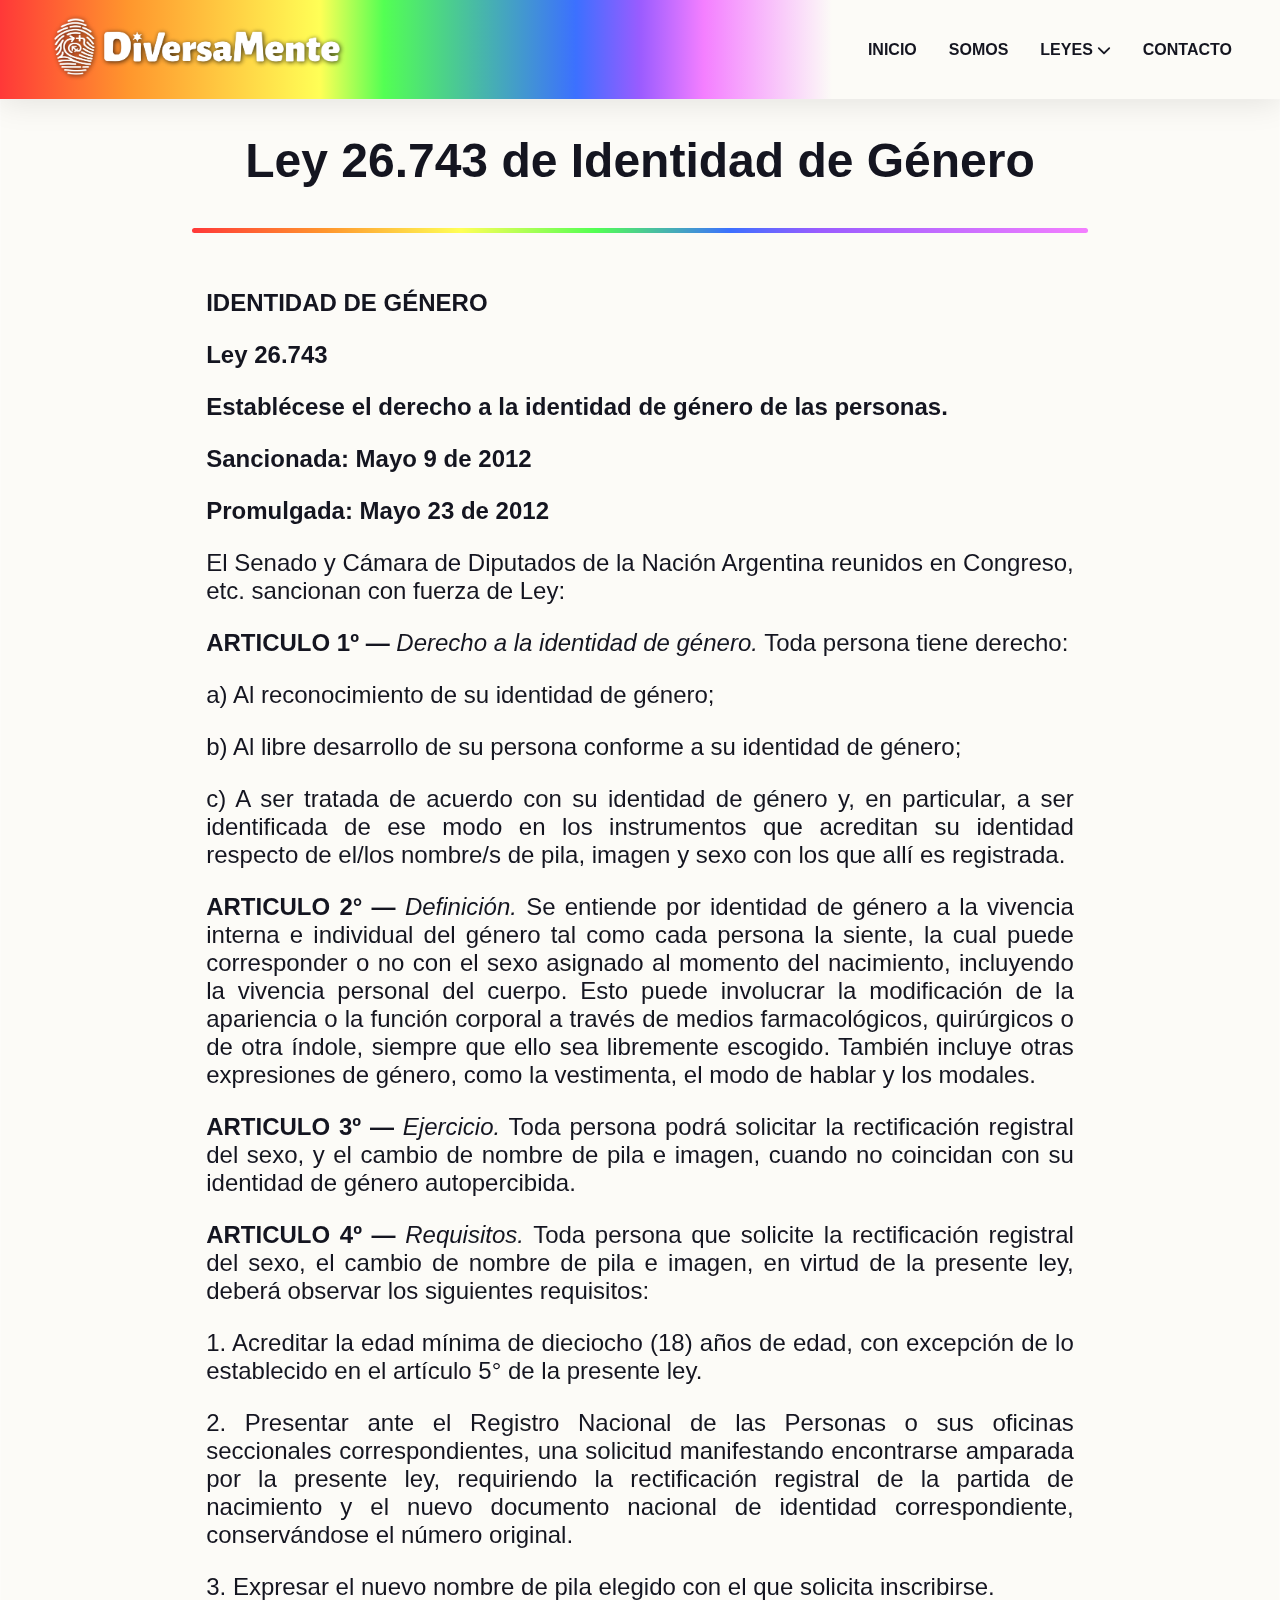
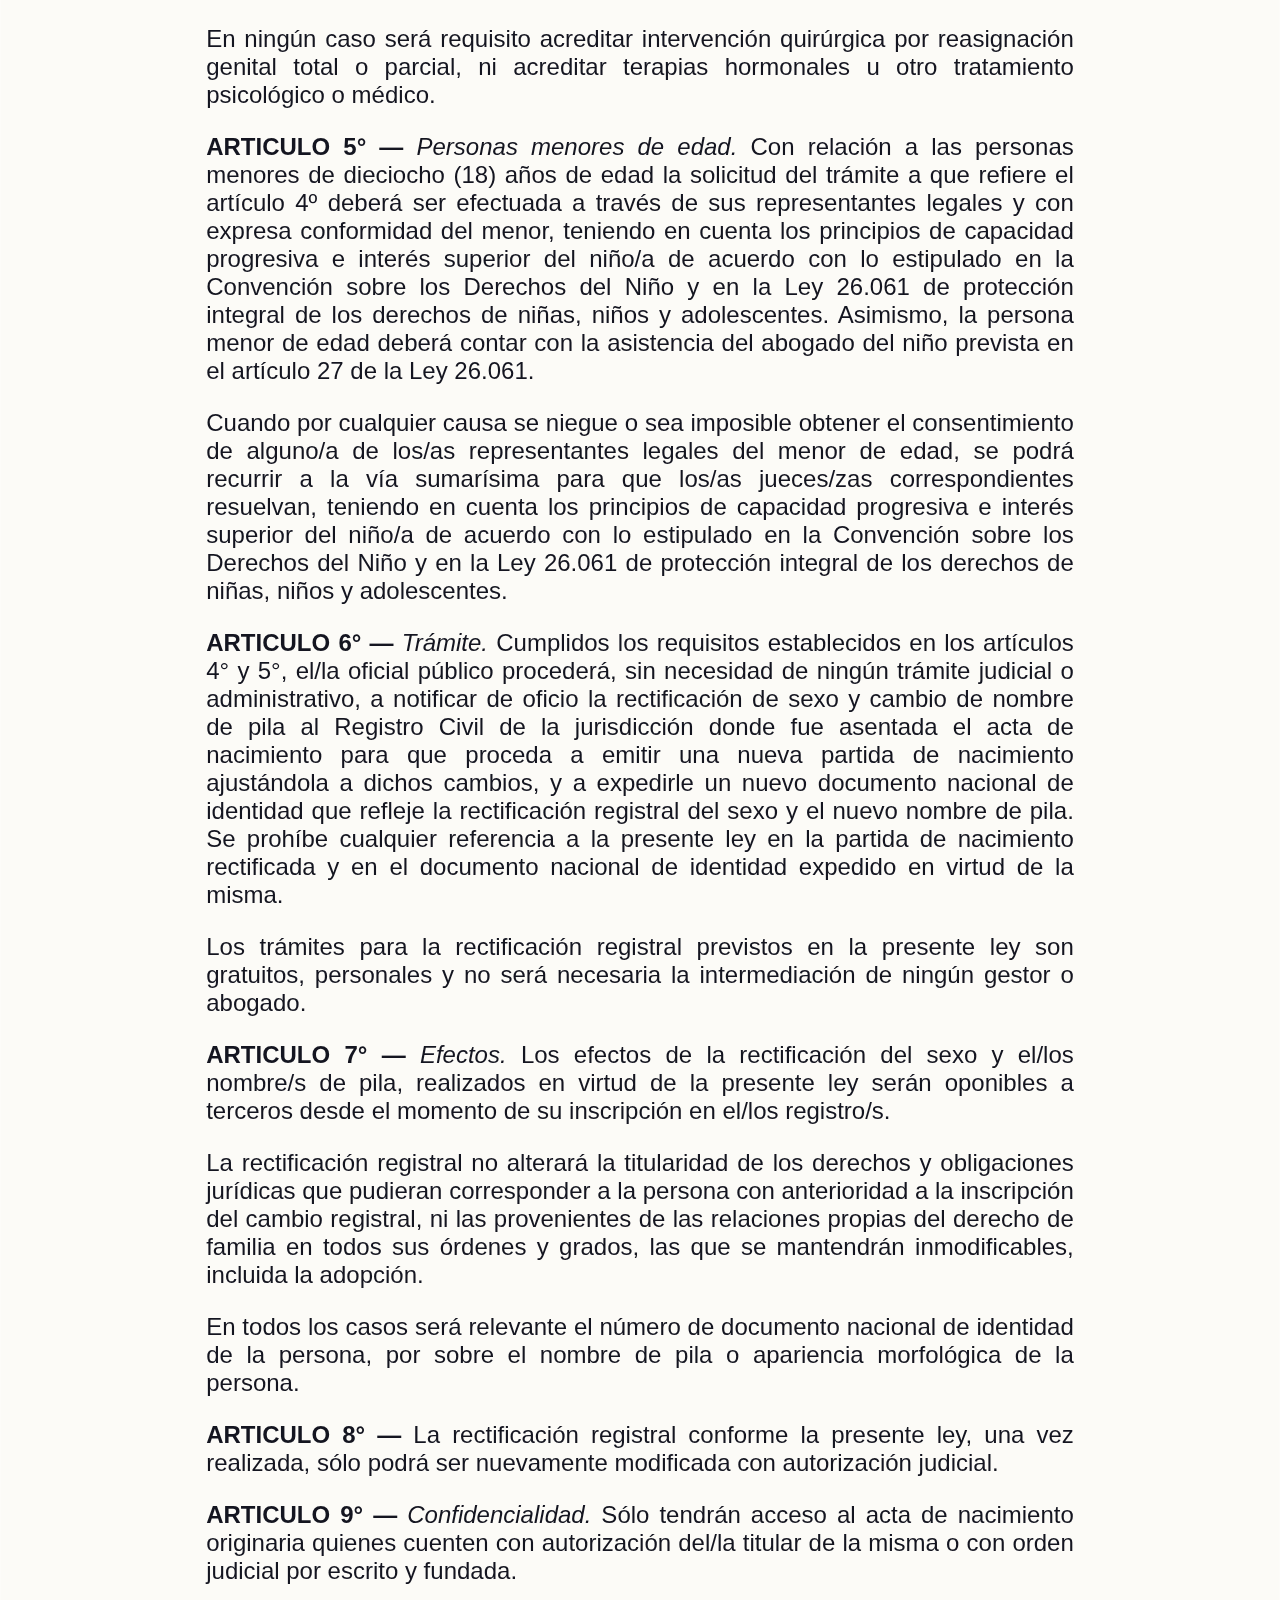
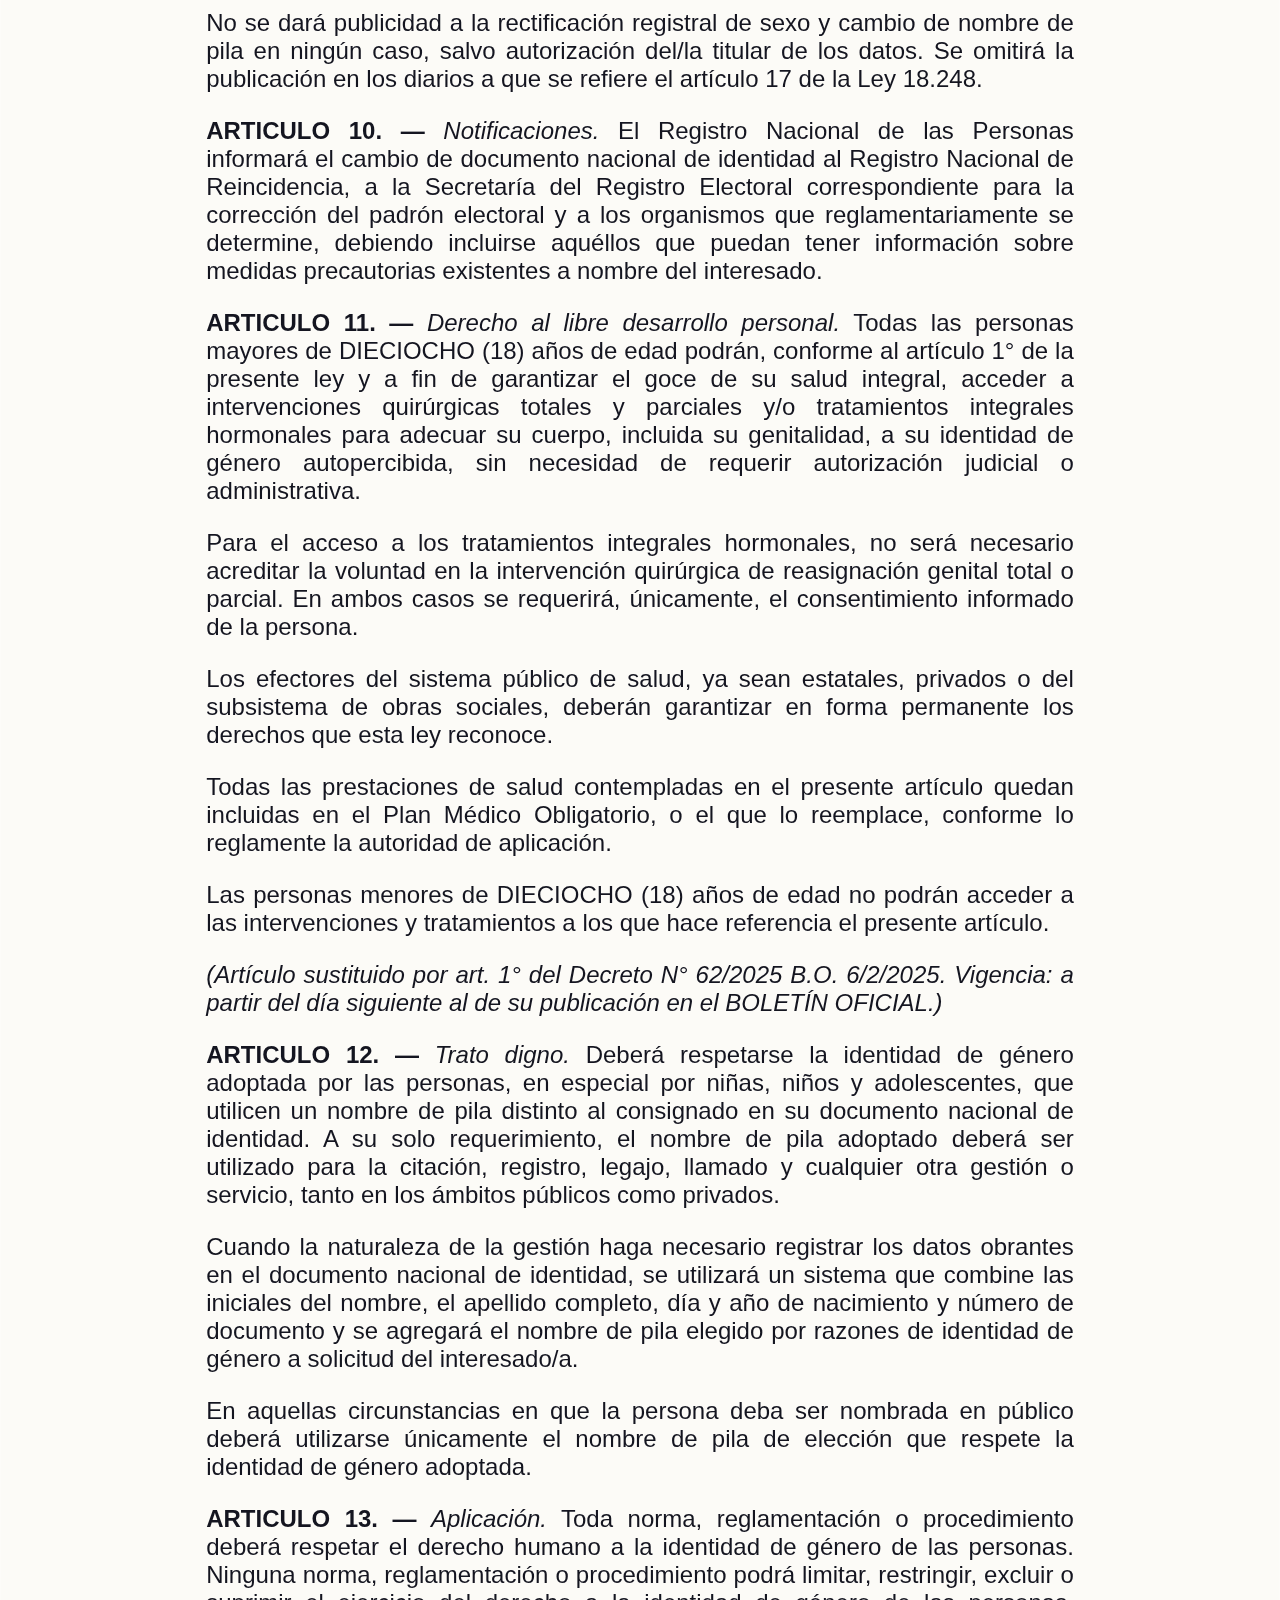
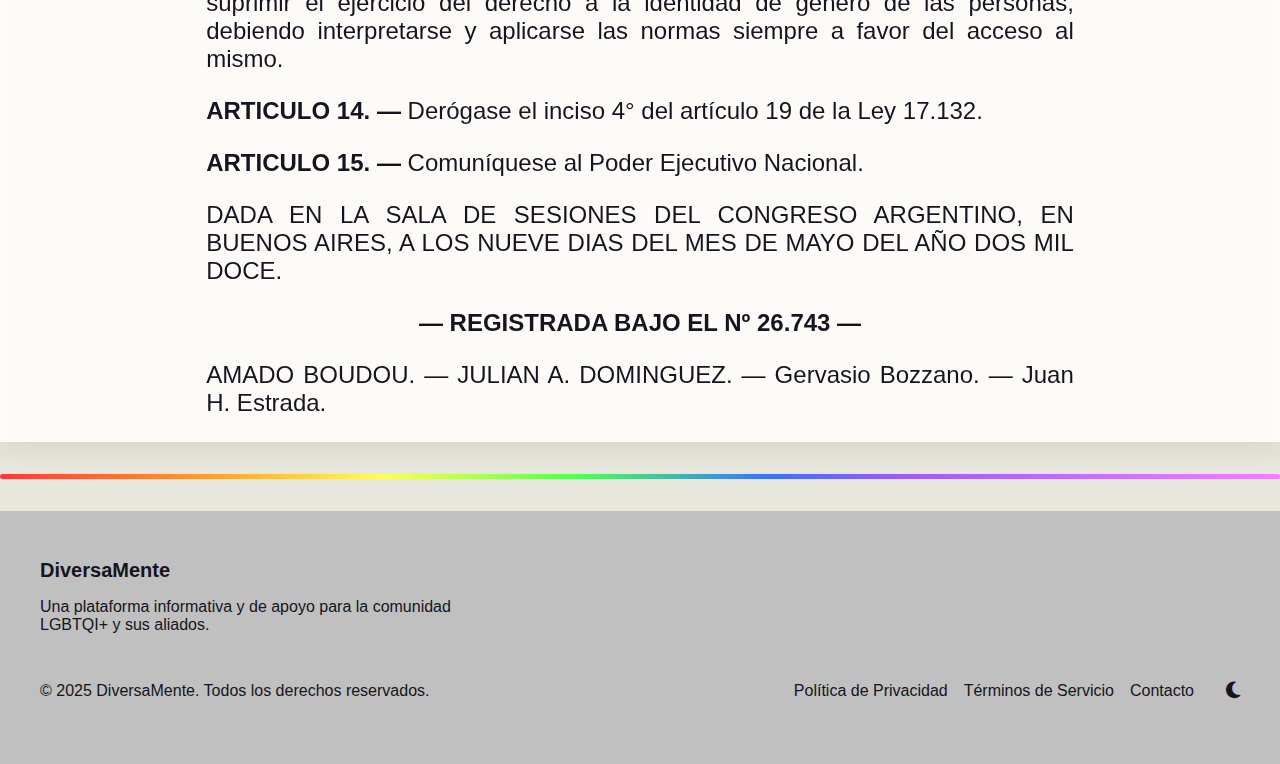
<file: leyidentidad.html>
<!DOCTYPE html>
<html lang="es">
<head>
    <meta charset="UTF-8">
    <meta name="viewport" content="width=device-width, initial-scale=1.0">
    <title>DiversaMente</title>
    <link rel="icon" href="img/ISO.ico" type="image/x-icon">
    <link rel="stylesheet" type="text/css" href="style/style.css">
    <link rel="stylesheet" type="text/css" href="style/stylemedia.css">
    <link rel="preconnect" href="https://fonts.googleapis.com">
    <link rel="preconnect" href="https://fonts.gstatic.com" crossorigin>
    <link href="https://fonts.googleapis.com/css2?family=Alegreya+Sans:ital,wght@0,100;0,300;0,400;0,500;0,700;0,800;0,900;1,100;1,300;1,400;1,500;1,700;1,800;1,900&display=swap" rel="stylesheet">
    <link rel="stylesheet" href="https://cdnjs.cloudflare.com/ajax/libs/font-awesome/6.4.2/css/all.min.css">
</head>
<body>
<!-- Navbar -->
<nav class="navbar">
    <!-- Logo -->
    <div class="navbar-logo">
        <a href="index.html">
        <img src="img/isologotipo.png" alt="isologotipo" class="isologotype">
        </a>
    </div>
    
    <!-- Navigation Links (Desktop) -->
    <div class="navbar-links">
        <a href="index.html" class="nav-link">INICIO</a>
        <a href="somos.html" class="nav-link">SOMOS</a>
        
        <!-- Dropdown Menu -->
        <div class="dropdown">
            <button class="nav-link">
                LEYES <i class="fas fa-chevron-down dropdown-icon"></i>
            </button>
            <div class="dropdown-menu">
                <a href="leyidentidad.html">Ley 26.743 de Identidad de Género</a>
                <a href="leyeducar.html">Ley 27.234 "Educar en Igualdad"</a>
                <a href="leyeducacion.html">Ley 26.206 de Educación Nacional</a>
            </div>
        </div>
        
        <a href="contacto.html" class="nav-link">CONTACTO</a>
    </div>
    
    <!-- Mobile Menu Button -->
    <button class="mobile-menu-button" id="mobileMenuBtn">
        <i class="fas fa-bars"></i>
    </button>
</nav>

<script src="java.js"></script>

<!-- Mobile Menu -->
<div class="menu-overlay" id="menuOverlay"></div>
<div class="mobile-menu" id="mobileMenu">
    <div class="mobile-menu-links">
        <a href="index.html" class="mobile-nav-link">INICIO</a>
        <a href="somos.html" class="mobile-nav-link">SOMOS</a>
        
        <div class="mobile-dropdown" id="mobileDropdown">
            <button class="mobile-dropdown-button" id="mobileDropdownBtn">
                LEYES <i class="fas fa-chevron-down"></i>
            </button>
            <div class="mobile-dropdown-content">
                <a href="leyidentidad.html" class="mobile-dropdown-link">Ley 26.743 de Identidad de Género</a>
                <a href="leyeducar.html" class="mobile-dropdown-link">Ley 27.234 "Educar en Igualdad"</a>
                <a href="leyeducacion.html" class="mobile-dropdown-link">Ley 26.206 de Educación Nacional</a>
            </div>
        </div>
        
        <a href="contacto.html" class="mobile-nav-link">CONTACTO</a>
    </div>
</div>

<!-- Sección Ley -->
<div class="welcome-section">
    <div class="welcome-container">
        <!-- Título Principal -->
        <h1 class="welcome-title">
            Ley 26.743 de Identidad de Género
        </h1>
        
        <!-- Divisor Arcoíris -->
        <div class="rainbow-divider"></div>
        
        <!-- Contenido de la Ley -->
        <div class="welcome-content-justified">
            <article>
                <div>
                    <p><strong>IDENTIDAD DE GÉNERO</strong></p>
                    <p><strong>Ley 26.743</strong></p>
                    <p><strong>Establécese el derecho a la identidad de género de las personas.</strong></p>
                    <p><strong>Sancionada: Mayo 9 de 2012</strong></p>
                    <p><strong>Promulgada: Mayo 23 de 2012</strong></p>
                    
                    <p>El Senado y Cámara de Diputados de la Nación Argentina reunidos en Congreso, etc. sancionan con fuerza de Ley:</p>
                    
                    <p><strong>ARTICULO 1º —</strong> <em>Derecho a la identidad de género.</em> Toda persona tiene derecho:</p>
                    <p>a) Al reconocimiento de su identidad de género;</p>
                    <p>b) Al libre desarrollo de su persona conforme a su identidad de género;</p>
                    <p>c) A ser tratada de acuerdo con su identidad de género y, en particular, a ser identificada de ese modo en los instrumentos que acreditan su identidad respecto de el/los nombre/s de pila, imagen y sexo con los que allí es registrada.</p>
                    
                    <p><strong>ARTICULO 2° —</strong> <em>Definición.</em> Se entiende por identidad de género a la vivencia interna e individual del género tal como cada persona la siente, la cual puede corresponder o no con el sexo asignado al momento del nacimiento, incluyendo la vivencia personal del cuerpo. Esto puede involucrar la modificación de la apariencia o la función corporal a través de medios farmacológicos, quirúrgicos o de otra índole, siempre que ello sea libremente escogido. También incluye otras expresiones de género, como la vestimenta, el modo de hablar y los modales.</p>
                    
                    <p><strong>ARTICULO 3º —</strong> <em>Ejercicio.</em> Toda persona podrá solicitar la rectificación registral del sexo, y el cambio de nombre de pila e imagen, cuando no coincidan con su identidad de género autopercibida.</p>
                    
                    <p><strong>ARTICULO 4º —</strong> <em>Requisitos.</em> Toda persona que solicite la rectificación registral del sexo, el cambio de nombre de pila e imagen, en virtud de la presente ley, deberá observar los siguientes requisitos:</p>
                    <p>1. Acreditar la edad mínima de dieciocho (18) años de edad, con excepción de lo establecido en el artículo 5° de la presente ley.</p>
                    <p>2. Presentar ante el Registro Nacional de las Personas o sus oficinas seccionales correspondientes, una solicitud manifestando encontrarse amparada por la presente ley, requiriendo la rectificación registral de la partida de nacimiento y el nuevo documento nacional de identidad correspondiente, conservándose el número original.</p>
                    <p>3. Expresar el nuevo nombre de pila elegido con el que solicita inscribirse.</p>
                    <p>En ningún caso será requisito acreditar intervención quirúrgica por reasignación genital total o parcial, ni acreditar terapias hormonales u otro tratamiento psicológico o médico.</p>
                    
                    <p><strong>ARTICULO 5° —</strong> <em>Personas menores de edad.</em> Con relación a las personas menores de dieciocho (18) años de edad la solicitud del trámite a que refiere el artículo 4º deberá ser efectuada a través de sus representantes legales y con expresa conformidad del menor, teniendo en cuenta los principios de capacidad progresiva e interés superior del niño/a de acuerdo con lo estipulado en la Convención sobre los Derechos del Niño y en la Ley 26.061 de protección integral de los derechos de niñas, niños y adolescentes. Asimismo, la persona menor de edad deberá contar con la asistencia del abogado del niño prevista en el artículo 27 de la Ley 26.061.</p>
                    <p>Cuando por cualquier causa se niegue o sea imposible obtener el consentimiento de alguno/a de los/as representantes legales del menor de edad, se podrá recurrir a la vía sumarísima para que los/as jueces/zas correspondientes resuelvan, teniendo en cuenta los principios de capacidad progresiva e interés superior del niño/a de acuerdo con lo estipulado en la Convención sobre los Derechos del Niño y en la Ley 26.061 de protección integral de los derechos de niñas, niños y adolescentes.</p>
                    
                    <p><strong>ARTICULO 6° —</strong> <em>Trámite.</em> Cumplidos los requisitos establecidos en los artículos 4° y 5°, el/la oficial público procederá, sin necesidad de ningún trámite judicial o administrativo, a notificar de oficio la rectificación de sexo y cambio de nombre de pila al Registro Civil de la jurisdicción donde fue asentada el acta de nacimiento para que proceda a emitir una nueva partida de nacimiento ajustándola a dichos cambios, y a expedirle un nuevo documento nacional de identidad que refleje la rectificación registral del sexo y el nuevo nombre de pila. Se prohíbe cualquier referencia a la presente ley en la partida de nacimiento rectificada y en el documento nacional de identidad expedido en virtud de la misma.</p>
                    <p>Los trámites para la rectificación registral previstos en la presente ley son gratuitos, personales y no será necesaria la intermediación de ningún gestor o abogado.</p>
                    
                    <p><strong>ARTICULO 7° —</strong> <em>Efectos.</em> Los efectos de la rectificación del sexo y el/los nombre/s de pila, realizados en virtud de la presente ley serán oponibles a terceros desde el momento de su inscripción en el/los registro/s.</p>
                    <p>La rectificación registral no alterará la titularidad de los derechos y obligaciones jurídicas que pudieran corresponder a la persona con anterioridad a la inscripción del cambio registral, ni las provenientes de las relaciones propias del derecho de familia en todos sus órdenes y grados, las que se mantendrán inmodificables, incluida la adopción.</p>
                    <p>En todos los casos será relevante el número de documento nacional de identidad de la persona, por sobre el nombre de pila o apariencia morfológica de la persona.</p>
                    
                    <p><strong>ARTICULO 8° —</strong> La rectificación registral conforme la presente ley, una vez realizada, sólo podrá ser nuevamente modificada con autorización judicial.</p>
                    
                    <p><strong>ARTICULO 9° —</strong> <em>Confidencialidad.</em> Sólo tendrán acceso al acta de nacimiento originaria quienes cuenten con autorización del/la titular de la misma o con orden judicial por escrito y fundada.</p>
                    <p>No se dará publicidad a la rectificación registral de sexo y cambio de nombre de pila en ningún caso, salvo autorización del/la titular de los datos. Se omitirá la publicación en los diarios a que se refiere el artículo 17 de la Ley 18.248.</p>
                    
                    <p><strong>ARTICULO 10. —</strong> <em>Notificaciones.</em> El Registro Nacional de las Personas informará el cambio de documento nacional de identidad al Registro Nacional de Reincidencia, a la Secretaría del Registro Electoral correspondiente para la corrección del padrón electoral y a los organismos que reglamentariamente se determine, debiendo incluirse aquéllos que puedan tener información sobre medidas precautorias existentes a nombre del interesado.</p>
                    
                    <p><strong>ARTICULO 11. —</strong> <em>Derecho al libre desarrollo personal.</em> Todas las personas mayores de DIECIOCHO (18) años de edad podrán, conforme al artículo 1° de la presente ley y a fin de garantizar el goce de su salud integral, acceder a intervenciones quirúrgicas totales y parciales y/o tratamientos integrales hormonales para adecuar su cuerpo, incluida su genitalidad, a su identidad de género autopercibida, sin necesidad de requerir autorización judicial o administrativa.</p>
                    <p>Para el acceso a los tratamientos integrales hormonales, no será necesario acreditar la voluntad en la intervención quirúrgica de reasignación genital total o parcial. En ambos casos se requerirá, únicamente, el consentimiento informado de la persona.</p>
                    <p>Los efectores del sistema público de salud, ya sean estatales, privados o del subsistema de obras sociales, deberán garantizar en forma permanente los derechos que esta ley reconoce.</p>
                    <p>Todas las prestaciones de salud contempladas en el presente artículo quedan incluidas en el Plan Médico Obligatorio, o el que lo reemplace, conforme lo reglamente la autoridad de aplicación.</p>
                    <p>Las personas menores de DIECIOCHO (18) años de edad no podrán acceder a las intervenciones y tratamientos a los que hace referencia el presente artículo.</p>
                    <p><em>(Artículo sustituido por art. 1° del Decreto N° 62/2025 B.O. 6/2/2025. Vigencia: a partir del día siguiente al de su publicación en el BOLETÍN OFICIAL.)</em></p>
                    
                    <p><strong>ARTICULO 12. —</strong> <em>Trato digno.</em> Deberá respetarse la identidad de género adoptada por las personas, en especial por niñas, niños y adolescentes, que utilicen un nombre de pila distinto al consignado en su documento nacional de identidad. A su solo requerimiento, el nombre de pila adoptado deberá ser utilizado para la citación, registro, legajo, llamado y cualquier otra gestión o servicio, tanto en los ámbitos públicos como privados.</p>
                    <p>Cuando la naturaleza de la gestión haga necesario registrar los datos obrantes en el documento nacional de identidad, se utilizará un sistema que combine las iniciales del nombre, el apellido completo, día y año de nacimiento y número de documento y se agregará el nombre de pila elegido por razones de identidad de género a solicitud del interesado/a.</p>
                    <p>En aquellas circunstancias en que la persona deba ser nombrada en público deberá utilizarse únicamente el nombre de pila de elección que respete la identidad de género adoptada.</p>
                    
                    <p><strong>ARTICULO 13. —</strong> <em>Aplicación.</em> Toda norma, reglamentación o procedimiento deberá respetar el derecho humano a la identidad de género de las personas. Ninguna norma, reglamentación o procedimiento podrá limitar, restringir, excluir o suprimir el ejercicio del derecho a la identidad de género de las personas, debiendo interpretarse y aplicarse las normas siempre a favor del acceso al mismo.</p>
                    
                    <p><strong>ARTICULO 14. —</strong> Derógase el inciso 4° del artículo 19 de la Ley 17.132.</p>
                    
                    <p><strong>ARTICULO 15. —</strong> Comuníquese al Poder Ejecutivo Nacional.</p>
                    
                    <p>DADA EN LA SALA DE SESIONES DEL CONGRESO ARGENTINO, EN BUENOS AIRES, A LOS NUEVE DIAS DEL MES DE MAYO DEL AÑO DOS MIL DOCE.</p>
                    
                    <p style="text-align: center;"><strong>— REGISTRADA BAJO EL Nº 26.743 —</strong></p>
                    
                    <p>AMADO BOUDOU. — JULIAN A. DOMINGUEZ. — Gervasio Bozzano. — Juan H. Estrada.</p>
                </div>
            </article>
        </div>
    </div>
</div>

<!-- Rainbow Divider -->
<div class="rainbow-divider"></div>

<!-- Footer -->
<footer class="footer">
    <div class="footer-container">
        <div class="footer-main">
            <div class="footer-brand">
                <div class="footer-logo">
                    <span class="footer-brand-name">DiversaMente</span>
                </div>
                <p class="footer-description">Una plataforma informativa y de apoyo para la comunidad LGBTQI+ y sus aliados.</p>
            </div>
        </div>
        
        <div class="footer-bottom">
            <p>© 2025 DiversaMente. Todos los derechos reservados.</p>
            <div class="footer-links">
                <a href="#">Política de Privacidad</a>
                <a href="#">Términos de Servicio</a>
                <a href="#">Contacto</a>
                <!-- Theme Toggle Button -->
                <button class="theme-toggle" id="themeToggle">
                    <i class="fas fa-moon" id="themeIcon"></i>
                </button>
            </div>
        </div>
    </div>
</footer>
</body>
</html>
</file>
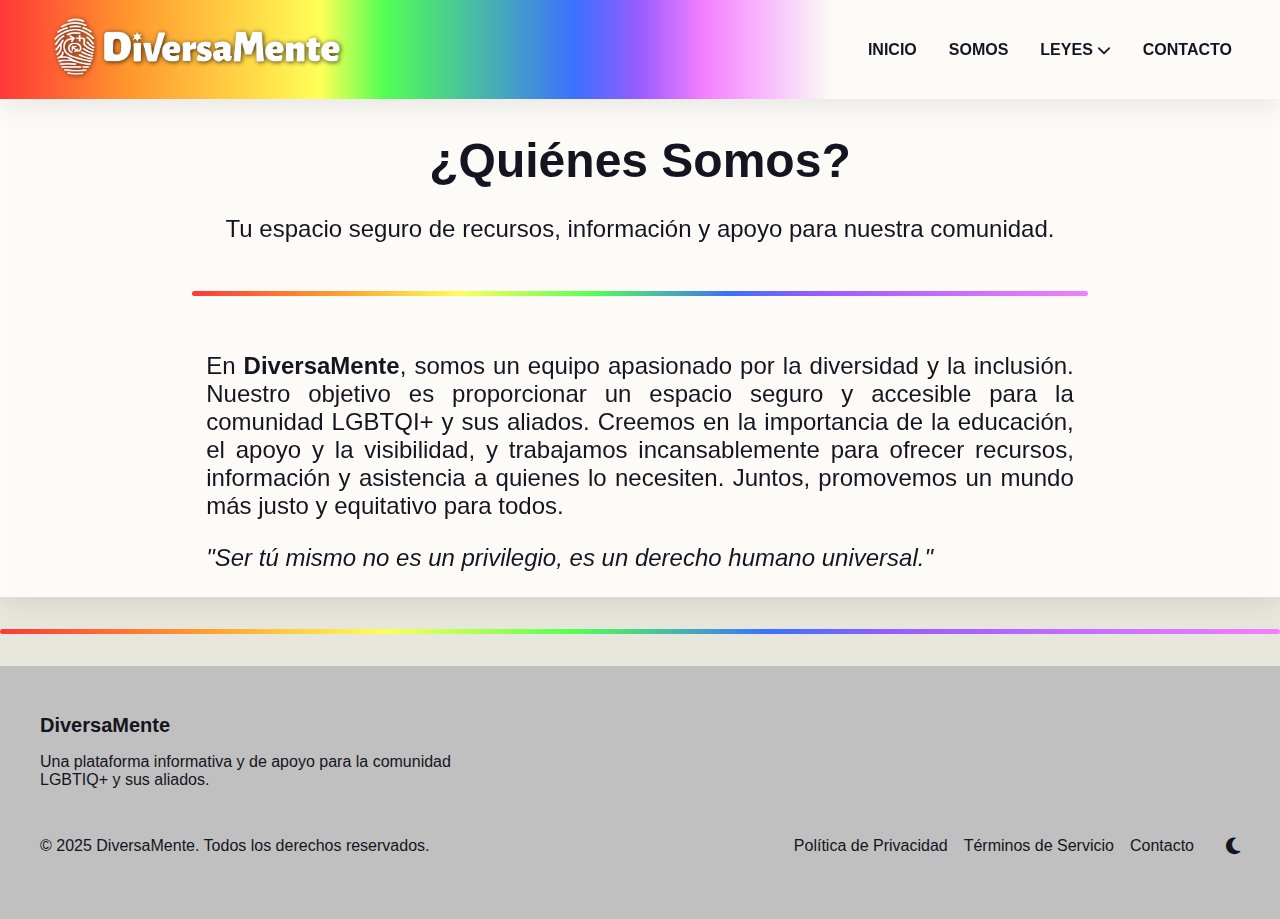
<file: somos.html>
<!DOCTYPE html>
<html lang="es">
<head>
    <meta charset="UTF-8">
    <meta name="viewport" content="width=device-width, initial-scale=1.0">
    <title>DiversaMente</title>
    <link rel="icon" href="img/ISO.ico" type="image/x-icon">
    <link rel="stylesheet" type="text/css" href="style/style.css">
    <link rel="stylesheet" type="text/css" href="style/stylemedia.css">
    <link rel="preconnect" href="https://fonts.googleapis.com">
    <link rel="preconnect" href="https://fonts.gstatic.com" crossorigin>
    <link href="https://fonts.googleapis.com/css2?family=Alegreya+Sans:ital,wght@0,100;0,300;0,400;0,500;0,700;0,800;0,900;1,100;1,300;1,400;1,500;1,700;1,800;1,900&display=swap" rel="stylesheet">
    <link rel="stylesheet" href="https://cdnjs.cloudflare.com/ajax/libs/font-awesome/6.4.2/css/all.min.css">
</head>
<body>
<!-- Navbar -->
<nav class="navbar">
    <!-- Logo -->
    <div class="navbar-logo">
        <a href="index.html">
        <img src="img/isologotipo.png" alt="isologotipo" class="isologotype">
        </a>
    </div>
    
    <!-- Navigation Links (Desktop) -->
    <div class="navbar-links">
        <a href="index.html" class="nav-link">INICIO</a>
        <a href="somos.html" class="nav-link">SOMOS</a>
        
        <!-- Dropdown Menu -->
        <div class="dropdown">
            <button class="nav-link">
                LEYES <i class="fas fa-chevron-down dropdown-icon"></i>
            </button>
            <div class="dropdown-menu">
                <a href="leyidentidad.html">Ley 26.743 de Identidad de Género</a>
                <a href="leyeducar.html">Ley 27.234 "Educar en Igualdad"</a>
                <a href="leyeducacion.html">Ley 26.206 de Educación Nacional</a>
            </div>
        </div>
        
        <a href="contacto.html" class="nav-link">CONTACTO</a>
    </div>
    
    <!-- Mobile Menu Button -->
    <button class="mobile-menu-button" id="mobileMenuBtn">
        <i class="fas fa-bars"></i>
    </button>
</nav>

<script src="java.js"></script>

<!-- Mobile Menu -->
<div class="menu-overlay" id="menuOverlay"></div>
<div class="mobile-menu" id="mobileMenu">
    <div class="mobile-menu-links">
        <a href="index.html" class="mobile-nav-link">INICIO</a>
        <a href="somos.html" class="mobile-nav-link">SOMOS</a>
        
        <div class="mobile-dropdown" id="mobileDropdown">
            <button class="mobile-dropdown-button" id="mobileDropdownBtn">
                LEYES <i class="fas fa-chevron-down"></i>
            </button>
            <div class="mobile-dropdown-content">
                <a href="leyidentidad.html" class="mobile-dropdown-link">Ley 26.743 de Identidad de Género</a>
                <a href="leyeducar.html" class="mobile-dropdown-link">Ley 27.234 "Educar en Igualdad"</a>
                <a href="leyeducacion.html" class="mobile-dropdown-link">Ley 26.206 de Educación Nacional</a>
            </div>
        </div>
        
        <a href="contacto.html" class="mobile-nav-link">CONTACTO</a>
    </div>
</div>

<!-- Sección Quiénes Somos -->
<div class="welcome-section">
    <div class="welcome-container">
        <!-- Título Principal -->
        <h1 class="welcome-title">
            ¿Quiénes Somos?
        </h1>
        
        <!-- Subtítulo -->
        <h2 class="welcome-subtitle">
            Tu espacio seguro de recursos, información y apoyo para nuestra comunidad.
        </h2>
        
        <!-- Divisor Arcoíris -->
        <div class="rainbow-divider"></div>
        
        <!-- Mensaje de Bienvenida -->
        <div class="welcome-content-justified">
            <p>
                En <strong>DiversaMente</strong>, somos un equipo apasionado por
                la diversidad y la inclusión. Nuestro objetivo es proporcionar 
                un espacio seguro y accesible para la comunidad LGBTQI+ y sus 
                aliados. Creemos en la importancia de la educación, el apoyo y 
                la visibilidad, y trabajamos incansablemente para ofrecer recursos, 
                información y asistencia a quienes lo necesiten. Juntos, promovemos 
                un mundo más justo y equitativo para todos.
            </p>
            <p class="highlight">
                <em>"Ser tú mismo no es un privilegio, es un derecho humano universal."</em>
            </p>
        </div>
    </div>
</div>

<!-- Rainbow Divider -->
<div class="rainbow-divider"></div>

<!-- Footer -->
<footer class="footer">
    <div class="footer-container">
        <div class="footer-main">
            <div class="footer-brand">
                <div class="footer-logo">
                    <span class="footer-brand-name">DiversaMente</span>
                </div>
                <p class="footer-description">Una plataforma informativa y de apoyo para la comunidad LGBTIQ+ y sus aliados.</p>
            </div>
        </div>
        
        <div class="footer-bottom">
            <p>© 2025 DiversaMente. Todos los derechos reservados.</p>
            <div class="footer-links">
                <a href="#">Política de Privacidad</a>
                <a href="#">Términos de Servicio</a>
                <a href="#">Contacto</a>
                <!-- Theme Toggle Button -->
                <button class="theme-toggle" id="themeToggle">
                    <i class="fas fa-moon" id="themeIcon"></i>
                </button>
            </div>
        </div>
    </div>
</footer>
</body>
</html>
</file>
<file: style/style.css>
:root {
    /* Light Theme Colors */
    --dark: #141520;
    --light: #fcfbf7;
    --gray: #e7e7dd;
    --graydark: #c0c0c0;
    --bg-primary: var(--light);
    --text-primary: var(--dark);
    --bg-secondary: var(--gray);

    /* Rainbow Colors */
    --red: #ff3838;
    --orange: #ff962d;
    --yellow: #ffff56;
    --green: #53ff53;
    --blue: #3c70ff;
    --violet: #9a5cff;
    --rose: #f47fff;
}

/* Dark Theme Colors */
[data-theme="dark"] {
    --dark: #fcfbf7;
    --light: #141520;
    --gray: #1a1b26;
    --graydark: #282a36;
    --bg-primary: var(--light);
    --text-primary: var(--dark);
    --bg-secondary: var(--gray);
}

/* Theme Toggle Button */
.theme-toggle {
    background: none;
    border: none;
    color: var(--dark);
    font-size: 1.2rem;
    cursor: pointer;
    padding: 0.5rem;
    transition: all 0.3s ease;
    display: flex;
    align-items: center;
    justify-content: center;
    margin-left: 1rem;
}

.theme-toggle:hover {
    color: var(--violet);
    transform: scale(1.1);
}

@media (max-width: 767px) {
    .theme-toggle {
        margin: 1rem auto 0;
    }
}

/* Base Styles */
body {
    font-family: 'Segoe UI', Tahoma, Geneva, Verdana, sans-serif;
    background: var(--gray);
    color: var(--dark);
    margin: 0;
    padding: 0;
    min-height: 100vh;
    box-sizing: border-box;
}

/* Navbar */
.navbar {
    background: linear-gradient(to right, var(--red)0%, var(--orange)10%, var(--yellow)25%, var(--green)30%, var(--blue)45%, var(--violet)50%, var(--rose)55%, var(--light) 65%);
    backdrop-filter: blur(10px);
    -webkit-backdrop-filter: blur(10px);
    box-shadow: 0 4px 30px rgba(0, 0, 0, 0.1);
    position: sticky;
    top: 0;
    z-index: 50;
    display: flex;
    justify-content: space-between;
    align-items: center;
    padding: 0.75rem 3rem;
}

.navbar-logo {
    display: flex;
    align-items: center;
}

.isologotype {
    width: 300px;
    height: auto;
}

.navbar-links {
    display: none;
    gap: 2rem;
}

@media (min-width: 768px) {
    .navbar-links {
        display: flex;
    }
}

.nav-link {
    position: relative;
    transition: all 0.3s ease;
    font-weight: 700;
    text-decoration: none;
    color: var(--dark);
    background: none;
    border: none;
    cursor: pointer;
    font-size: inherit;
    font-family: inherit;
    padding: 0;
    margin: 0;
    display: flex;
    align-items: center;
}

.nav-link:hover {
    color: var(--violet);
}

.nav-link::after {
    content: '';
    position: absolute;
    width: 0;
    height: 2px;
    bottom: -5px;
    left: 0;
    background-color: var(--violet);
    transition: width 0.3s ease;
}

.nav-link:hover::after {
    width: 100%;
}

/* Dropdown */
.dropdown {
    position: relative;
}

.dropdown-button {
    display: flex;
    align-items: center;
    background: none;
    border: none;
    font-weight: 700;
    color: var(--dark);
    cursor: pointer;
    position: relative;
    transition: all 0.3s ease;
    font-size: inherit;
    font-family: inherit;
    padding: 0;
    margin: 0;
}

.dropdown-button:hover {
    color: var(--violet);
}

.dropdown-button::after {
    content: '';
    position: absolute;
    width: 0;
    height: 2px;
    bottom: -5px;
    left: 0;
    background-color: var(--violet);
    transition: width 0.3s ease;
}

.dropdown-button:hover::after {
    width: 100%;
}

.dropdown-icon {
    margin-left: 0.25rem;
    font-size: 0.875rem;
}

.dropdown-menu {
    position: absolute;
    display: none;
    background-color: var(--light);
    border-radius: 0.375rem;
    box-shadow: 0 10px 15px -3px rgba(0, 0, 0, 0.1);
    margin-top: 0.375rem;
    padding: 0;
    width: 12rem;
    z-index: 50;
    border: 1px solid rgba(255, 255, 255, 0.2);
}

[data-theme="dark"] .dropdown-menu {
    box-shadow: 0 10px 15px -3px rgba(255, 255, 255, 0.1);
    border: 1px solid rgba(255, 255, 255, 0.1);
}

.dropdown:hover .dropdown-menu {
    display: block;
}

.dropdown-menu a {
    display: block;
    padding: 0.5rem 1rem;
    text-decoration: none;
    color: var(--dark);
}

/* Estilos específicos para cada enlace del menú desplegable */
.dropdown-menu a[href="leyidentidad.html"]:hover {
    background-color: var(--rose);
    color: var(--dark);
    border-radius: 0.375rem;
}

.dropdown-menu a[href="leyeducar.html"]:hover {
    background-color: var(--orange);
    color: var(--dark);
    border-radius: 0.375rem;
}

.dropdown-menu a[href="leyeducacion.html"]:hover {
    background-color: var(--green);
    color: var(--dark);
    border-radius: 0.375rem;
}

.mobile-menu-button {
    display: block;
    background: none;
    border: none;
    font-size: 1.5rem;
    color: var(--dark);
    cursor: pointer;
    transition: all 0.3s ease;
}

.mobile-menu-button:hover {
    color: var(--violet);
    transform: scale(1.1);
}

@media (min-width: 768px) {
    .mobile-menu-button {
        display: none;
    }
}

/* Welcome Section */
.welcome-section {
    background: var(--light);
    backdrop-filter: blur(10px);
    -webkit-backdrop-filter: blur(10px);
    box-shadow: 0 4px 30px rgba(0, 0, 0, 0.1);
    border: 1px solid rgba(255, 255, 255, 0.3);
    font-size: 1.5rem;
    text-align: center;
}

.welcome-container {
    max-width: 56rem;
    margin: 0 auto;
    display: flex;
    flex-direction: column;
    align-items: center;
}


.welcome-title {
    font-size: 3rem;
    font-weight: 700;
    margin-bottom: 0.5rem;
    color: var(--dark);
}

@media (min-width: 768px) {
    .welcome-title {
        font-size: 3rem;
    }
}

.welcome-logo {
    width: 900px;
    height: auto;
    margin: 0.5rem 0;
}

.welcome-subtitle {
    font-size: 1.25rem;
    color: var(--dark);
    margin-bottom: 1rem;
    font-weight: 400;
}

@media (min-width: 768px) {
    .welcome-subtitle {
        font-size: 1.5rem;
    }
}

.welcome-content {
    max-width: 65ch;
    margin: 0 auto;
    color: var(--dark);
}

.welcome-content p {
    color: var(--dark);
}

.welcome-content strong {
    font-weight: 600;
    color: var(--dark);
}

.welcome-content em {
    font-style: italic;
}

.welcome-content .highlight {
    margin-top: 1rem;
}

/* Clase específica para justificar texto en somos.html */
.welcome-content-justified {
    max-width: 65ch;
    margin: 0 auto;
    color: var(--dark);
    text-align: justify;
}

.welcome-content-justified p {
    color: var(--dark);
    text-align: justify;
}

.welcome-content-justified strong {
    font-weight: 600;
    color: var(--dark);
}

.welcome-content-justified em {
    font-style: italic;
}

.welcome-content-justified .highlight {
    margin-top: 1rem;
}

/* Rainbow Divider */
.rainbow-divider {
    height: 5px;
    background: linear-gradient(90deg, var(--red) 0%, var(--orange) 15%, var(--yellow) 30%, var(--green) 45%, var(--blue) 60%, var(--violet) 70%, var(--rose) 100%);
    margin: 2rem 0;
    border-radius: 9999px;
    width: 100%;
    display: block;
    opacity: 1;
    visibility: visible;
}

.pad{
    margin: 1%;
}

/* Cards Section */
.cards-section {
    margin: 0 3rem;
}

.cards-container {
    display: flex;
    flex-direction: column;
    gap: 3rem;
}

.card {
    background: var(--light);
    backdrop-filter: blur(10px);
    -webkit-backdrop-filter: blur(10px);
    border-radius: 1rem;
    box-shadow: 0 4px 30px rgba(0, 0, 0, 0.1);
    border: 1px solid rgba(255, 255, 255, 0.3);
    transition: all 0.3s ease;
    padding: 1.5rem;
    display: flex;
    flex-direction: column;
}

@media (min-width: 768px) {
    .card {
        flex-direction: row;
    }
}

.card:hover {
    box-shadow: 0 15px 30px rgba(0, 0, 0, 0.2);
}

[data-theme="dark"] .card:hover {
    box-shadow: 0 15px 30px rgba(255, 255, 255, 0.1);
}

.card-content {
    width: 100%;
    padding-right: 0;
}

@media (min-width: 768px) {
    .card-content {
        width: 66.666667%;
        padding-right: 1.5rem;
    }
}

.card-title {
    font-size: 1.5rem;
    font-weight: 700;
    margin-bottom: 1rem;
}

.card-text {
    color: var(--dark);
    margin-bottom: 1rem;
    text-align: justify;
}

.card-image-container {
    width: 100%;
    margin-top: 1rem;
}

@media (min-width: 768px) {
    .card-image-container {
        width: 33.333333%;
        margin-top: 0;
    }
}

.card-image {
    width: 100%;
    height: 16rem;
    object-fit: cover;
    border-radius: 0.5rem;
    box-shadow: 0 4px 6px -1px rgba(0, 0, 0, 0.1);
}

/* Footer */
.footer {
    background: var(--graydark);
    color: var(--dark);
    padding: 3rem 1.5rem;
}

.footer-container {
    max-width: 1200px;
    margin: 0 auto;
}

.footer-main {
    display: flex;
    flex-direction: column;
    justify-content: space-between;
    align-items: center;
}

@media (min-width: 768px) {
    .footer-main {
        flex-direction: row;
    }
}

.footer-brand {
    margin-bottom: 1.5rem;
}

@media (min-width: 768px) {
    .footer-brand {
        margin-bottom: 0;
    }
}

.footer-logo {
    display: flex;
    align-items: center;
}

.footer-brand-name {
    font-size: 1.25rem;
    font-weight: 700;
}

.footer-description {
    max-width: 28rem;
}

.footer-bottom {
    margin-top: 0.5rem;
    padding-top: 0.5rem;
    display: flex;
    flex-direction: column;
    justify-content: space-between;
    align-items: center;
}

@media (min-width: 768px) {
    .footer-bottom {
        flex-direction: row;
    }
}

.footer-links {
    display: flex;
    gap: 1rem;
    align-items: center;
}

.footer-links a {
    text-decoration: none;
    color: var(--dark);
    transition: color 0.3s ease;
    display: flex;
    align-items: center;
}

.footer-links a:hover {
    color: var(--violet);
}

.theme-toggle {
    display: flex;
    align-items: center;
    padding: 0;
    margin: 0;
    margin-left: 1rem;
    height: 100%;
}

/* Formulario de Contacto */
.form-container {
    background: var(--light);
    border-radius: 1rem;
    padding: 2rem;
    box-shadow: 0 4px 30px rgba(0, 0, 0, 0.1);
    width: 100%;
    max-width: 800px;
    margin: 2rem auto;
    border: 1px solid rgba(255, 255, 255, 0.2);
    box-sizing: border-box;
}

.form-group {
    margin-bottom: 1.5rem;
}

.form-label {
    display: block;
    font-weight: 600;
    margin-bottom: 0.5rem;
    color: var(--dark);
    text-align: left;
}

.form-input,
.form-textarea {
    width: 100%;
    padding: 0.75rem;
    border: 1px solid var(--graydark);
    border-radius: 0.5rem;
    background: var(--light);
    color: var(--dark);
    transition: border-color 0.3s ease;
    box-sizing: border-box;
}

.form-input:focus,
.form-textarea:focus {
    outline: none;
    border-color: var(--violet);
    box-shadow: 0 0 0 2px rgba(154, 92, 255, 0.2);
}

.form-textarea {
    resize: vertical;
    min-height: 120px;
}

.form-button {
    width: 100%;
    padding: 0.75rem;
    background: var(--violet);
    color: var(--light);
    border: none;
    border-radius: 0.5rem;
    font-weight: 700;
    cursor: pointer;
    transition: all 0.3s ease;
    box-sizing: border-box;
}

.form-button:hover {
    background: var(--blue);
    transform: translateY(-2px);
}

[data-theme="dark"] .form-container {
    border: 1px solid rgba(255, 255, 255, 0.1);
}

[data-theme="dark"] .form-input,
[data-theme="dark"] .form-textarea {
    background: var(--gray);
    border-color: rgba(255, 255, 255, 0.1);
}

[data-theme="dark"] .form-input:focus,
[data-theme="dark"] .form-textarea:focus {
    border-color: var(--violet);
    box-shadow: 0 0 0 2px rgba(154, 92, 255, 0.3);
}

/* Botón de enlace para documentos */
.btn-enlace {
    display: block;
    background: linear-gradient(135deg, var(--blue), var(--violet));
    color: var(--light);
    padding: 1rem 2rem;
    text-decoration: none;
    border-radius: 0.75rem;
    font-weight: 700;
    font-size: 1.1rem;
    transition: all 0.3s ease;
    box-shadow: 0 4px 15px rgba(60, 112, 255, 0.3);
    border: none;
    cursor: pointer;
    text-align: center;
    margin: 1rem 0;
    width: 100%;
}

.btn-enlace:hover {
    background: linear-gradient(135deg, var(--violet), var(--rose));
    transform: translateY(-3px);
    box-shadow: 0 8px 25px rgba(154, 92, 255, 0.4);
    color: var(--light);
}

.btn-enlace:active {
    transform: translateY(-1px);
    box-shadow: 0 4px 15px rgba(154, 92, 255, 0.3);
}

/* Responsive para el botón */
@media (max-width: 768px) {
    .btn-enlace {
        padding: 0.875rem 1.5rem;
        font-size: 1rem;
    }
}
</file>
<file: style/stylemedia.css>
/* Mobile Menu Hamburguesa */
.mobile-menu {
    position: fixed;
    top: 80px;
    right: -100%;
    width: 250px;
    height: auto;
    max-height: 70vh;
    background: var(--light);
    backdrop-filter: blur(10px);
    -webkit-backdrop-filter: blur(10px);
    box-shadow: -5px 0 15px rgba(0, 0, 0, 0.1);
    border-radius: 1rem 0 0 1rem;
    transition: right 0.15s ease;
    z-index: 1000;
    padding: 1.5rem;
    overflow-y: auto;
}

.mobile-menu.active {
    right: 0;
}

.mobile-menu-links {
    display: flex;
    flex-direction: column;
    gap: 1rem;
    margin-top: 1rem;
}

.mobile-nav-link {
    color: var(--dark);
    text-decoration: none;
    font-weight: 700;
    font-size: 1rem;
    padding: 0.75rem;
    border-radius: 0.5rem;
    transition: all 0.15s ease;
}

.mobile-nav-link:hover {
    background-color: var(--violet);
    color: var(--light);
    transform: translateX(10px);
}

.mobile-dropdown {
    margin: 0.5rem 0;
}

.mobile-dropdown-button {
    width: 100%;
    background: none;
    border: none;
    color: var(--dark);
    text-decoration: none;
    font-weight: 700;
    font-size: 1rem;
    padding: 0.75rem;
    border-radius: 0.5rem;
    transition: all 0.15s ease;
    text-align: left;
    cursor: pointer;
    display: flex;
    justify-content: space-between;
    align-items: center;
}

.mobile-dropdown-button:hover {
    background-color: var(--violet);
    color: var(--light);
    transform: translateX(10px);
}

.mobile-dropdown-content {
    max-height: 0;
    overflow: hidden;
    transition: max-height 0.2s ease;
    margin-left: 0.5rem;
}

.mobile-dropdown.active .mobile-dropdown-content {
    max-height: 300px;
}

.mobile-dropdown-link {
    display: block;
    color: var(--dark);
    text-decoration: none;
    font-weight: 500;
    font-size: 0.9rem;
    padding: 0.6rem 0.8rem;
    margin: 0.3rem 0;
    border-radius: 0.5rem;
    transition: all 0.15s ease;
}

/* Estilos específicos para cada enlace del menú móvil */
.mobile-dropdown-link[href="leyidentidad.html"]:hover {
    background-color: var(--rose);
    color: var(--dark);
    transform: translateX(5px);
}

.mobile-dropdown-link[href="leyeducar.html"]:hover {
    background-color: var(--orange);
    color: var(--dark);
    transform: translateX(5px);
}

.mobile-dropdown-link[href="leyeducacion.html"]:hover {
    background-color: var(--green);
    color: var(--dark);
    transform: translateX(5px);
}

.menu-overlay {
    position: fixed;
    top: 0;
    left: 0;
    width: 100%;
    height: 100vh;
    background-color: rgba(0, 0, 0, 0.5);
    opacity: 0;
    visibility: hidden;
    transition: all 0.15s ease;
    z-index: 999;
}

.menu-overlay.active {
    opacity: 1;
    visibility: visible;
}

/* Animación del botón hamburguesa */
.mobile-menu-button {
    position: relative;
    z-index: 1001;
    transition: all 0.15s ease;
}

.mobile-menu-button.active {
    transform: rotate(90deg);
}

/* Mobile Responsive Styles */
@media (max-width: 900px) {
    /* Welcome Logo Responsive */
    .welcome-logo {
        width: 95%;
        max-width: 450px;
        height: auto;
        margin: 0.5rem 0;
    }
    
    /* Welcome Section Mobile Styles */
    .welcome-section {
        padding: 1.5rem;
    }

    .welcome-container {
        padding: 0;
    }

    .welcome-title {
        font-size: 2.2rem;
        margin-bottom: 1rem;
    }

    .welcome-subtitle {
        font-size: 1.2rem;
        margin-bottom: 1.5rem;
    }

    .welcome-content,
    .welcome-content-justified {
        font-size: 1rem;
        padding: 0;
        margin: 0;
    }

    .welcome-content p,
    .welcome-content-justified p {
        margin-bottom: 1rem;
        line-height: 1.6;
    }

    .welcome-content .highlight,
    .welcome-content-justified .highlight {
        margin-top: 1.5rem;
        font-size: 1.1rem;
    }

    /* Footer Mobile Styles */
    .footer-main,
    .footer-bottom {
        text-align: center;
    }
    
    .footer-links {
        justify-content: center;
        flex-wrap: wrap;
        gap: 1rem;
        flex-direction: row;
        align-items: center;
    }
    
    .footer-description {
        margin: 0 auto;
        text-align: center;
        max-width: 100%;
    }
    
    .footer-brand {
        text-align: center;
        display: flex;
        flex-direction: column;
        align-items: center;
        width: 100%;
    }

    .footer-brand-name {
        text-align: center;
        width: 100%;
        display: block;
    }

    .footer-logo {
        justify-content: center;
        width: 100%;
    }
    
    /* Theme toggle in mobile footer */
    .theme-toggle {
        margin: 0;
        padding: 0;
        font-size: 1.2rem;
        line-height: 1;
    }

    /* Rainbow Divider Mobile */
    .rainbow-divider {
        margin: 1.5rem 0;
    }


    /* Navbar Mobile */
    .navbar-links {
        display: none;
    }

    .mobile-menu-button {
        display: block;
    }

    /* Card Styles Mobile */
    .card {
        flex-direction: column;
        gap: 1.5rem;
    }

    .card-content {
        width: 100%;
        padding-right: 0;
    }

    .card-image-container {
        width: 100%;
        margin-top: 0;
        height: auto;
        display: flex;
        justify-content: center;
        align-items: center;
    }

    .card-image-container img {
        width: 100%;
        height: 450px;
        object-fit: cover;
        object-position: center;
        border-radius: 0.5rem;
        box-shadow: 0 4px 6px rgba(0, 0, 0, 0.1);
    }
}

@media (max-width: 750px) {
    .card-image-container img {
        height: 380px;
    }
}

@media (max-width: 650px) {
    .welcome-logo {
        width: 88%;
        max-width: 320px;
    }

    .welcome-title {
        font-size: 2rem;
    }

    .welcome-subtitle {
        font-size: 1.1rem;
    }

    .card-image-container img {
        height: 320px;
    }
}

@media (max-width: 535px) {
    .card-image-container img {
        height: 280px;
    }
}

@media (max-width: 480px) {
    .welcome-logo {
        width: 85%;
        max-width: 250px;
    }
    
    .welcome-title {
        font-size: 1.8rem;
    }

    .welcome-subtitle {
        font-size: 1rem;
    }
}

@media (max-width: 360px) {
    .welcome-logo {
        width: 80%;
        max-width: 200px;
    }
    
    .welcome-title {
        font-size: 1.6rem;
    }

    .welcome-subtitle {
        font-size: 0.9rem;
    }
}
</file>
